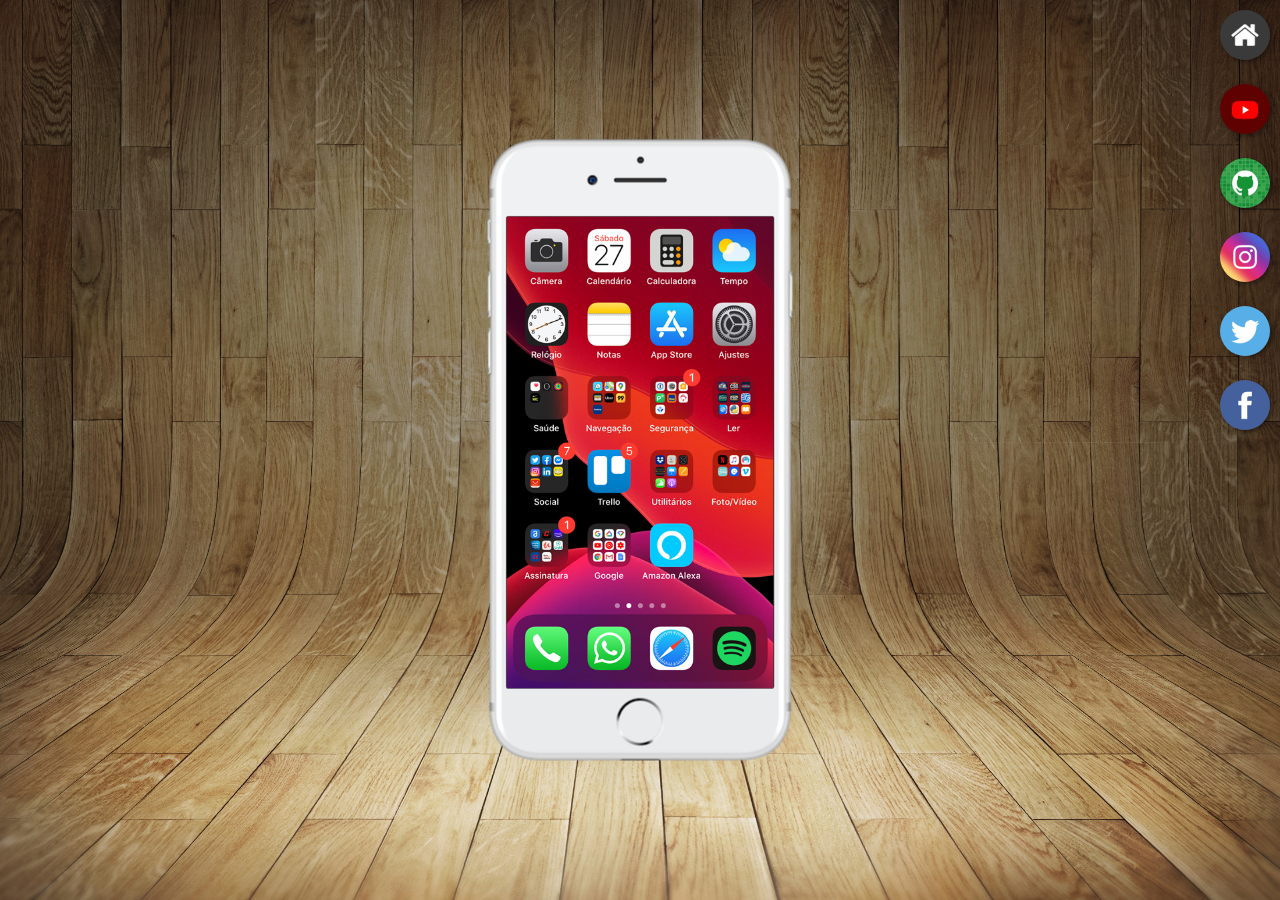
<file: index.html>
<!DOCTYPE html>
<html lang="pt-br">
<head>
    <meta charset="UTF-8">
    <meta name="viewport" content="width=device-width, initial-scale=1.0">
    <link rel="shortcut icon" href="favicon.ico" type="image/x-icon">
    <link rel="stylesheet" href="estilos/style.css">
    <title>Projeto Redes Sociais</title>
</head>
<body>
    <main>
        <section id="telefone">
          <iframe src="home.html" name="tela" id="tela" frameborder="0">
            Seu navegador não é compatível com isso.
          </iframe>  
          
        </section>
        <section id="redes-sociais">
             <a href="home.html" target="tela"><img src="imagens/logo-home.jpg" alt="Home"></a><br>
             <a href="youtube.html" target="tela"><img src="imagens/logo-youtube.jpg" alt="Youtube"></a><br>  
             <a href="github.html" target="tela"><img src="imagens/logo-github.jpg" alt="Github"></a><br>  
             <a href="instagram.html" target="tela"><img src="imagens/logo-instagram.jpg" alt="Instagram"></a><br>  
             <a href="twitter.html" target="tela"><img src="imagens/logo-twitter.jpg" alt="Twitter"></a><br>  
             <a href="facebook.html" target="tela"><img src="imagens/logo-facebook.jpg" alt="Facebook"></a>     
            </section>
    </main>
</body>
</html>
</file>
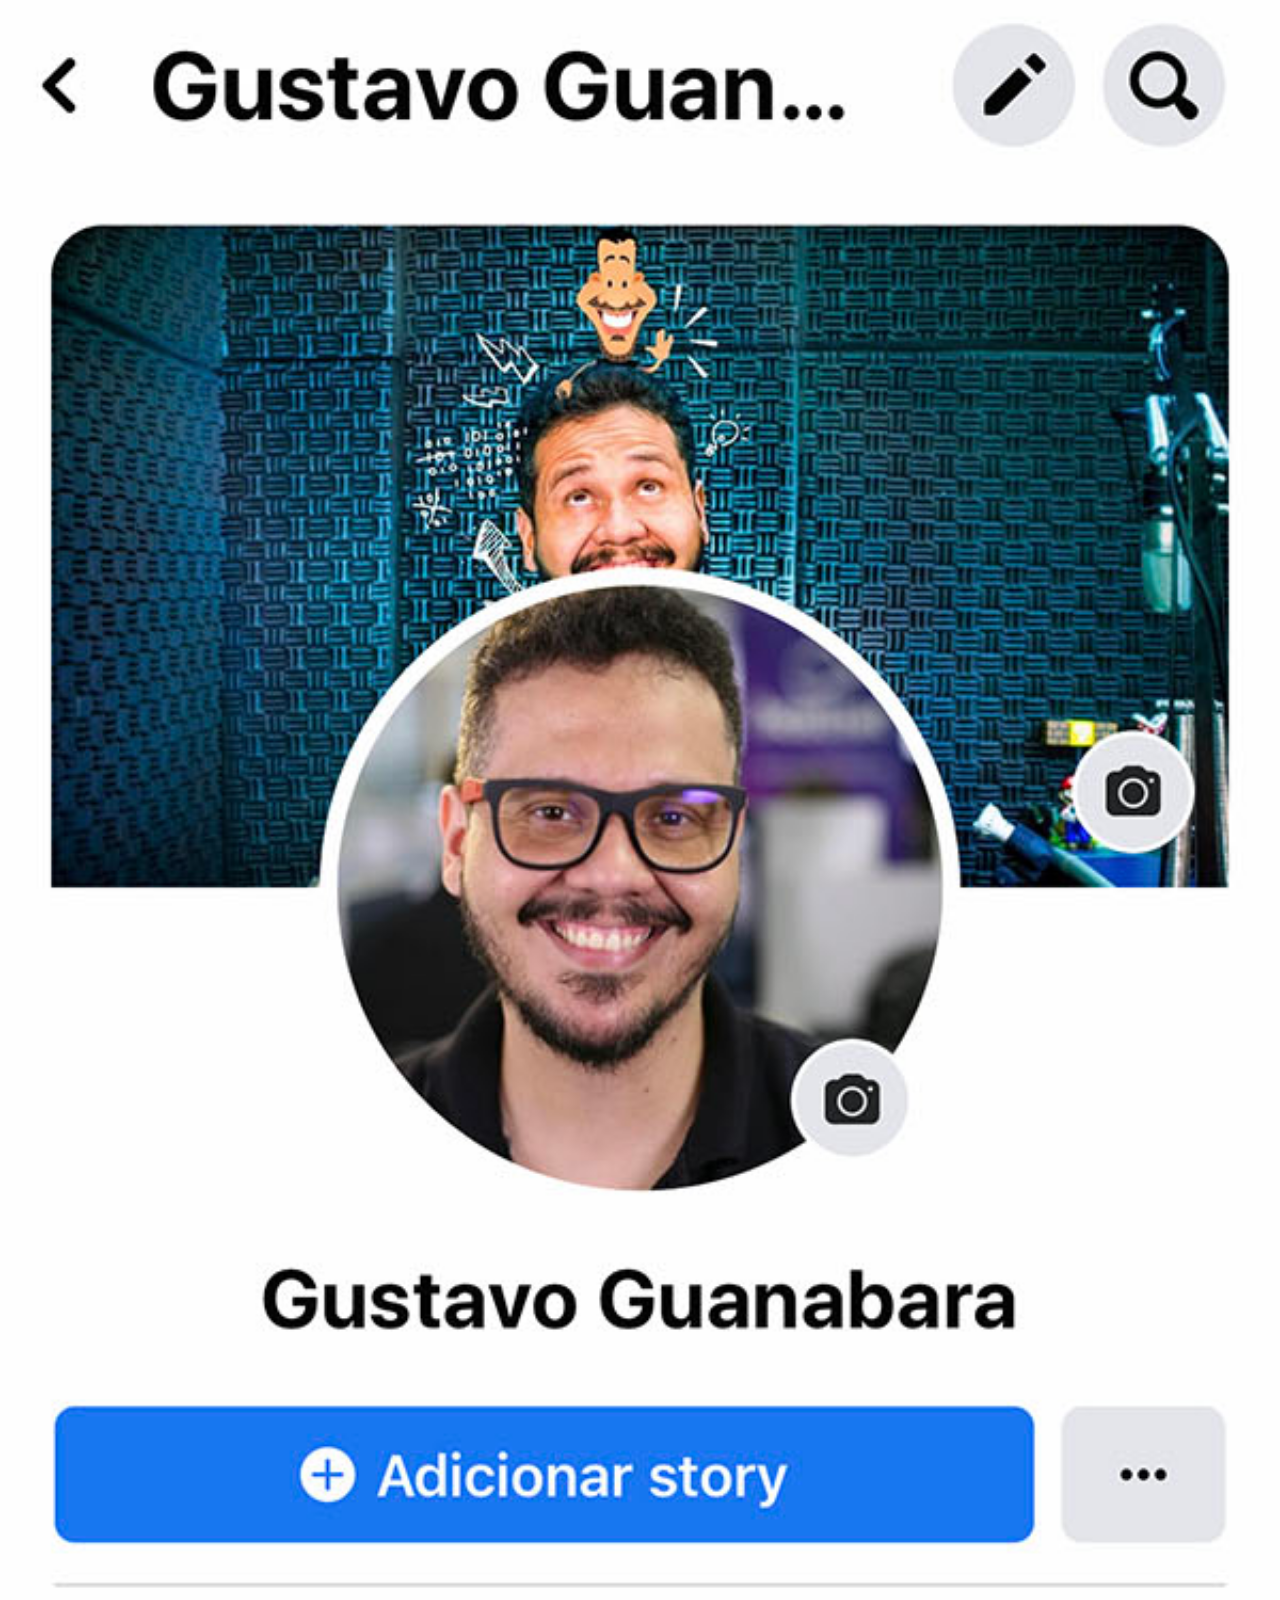
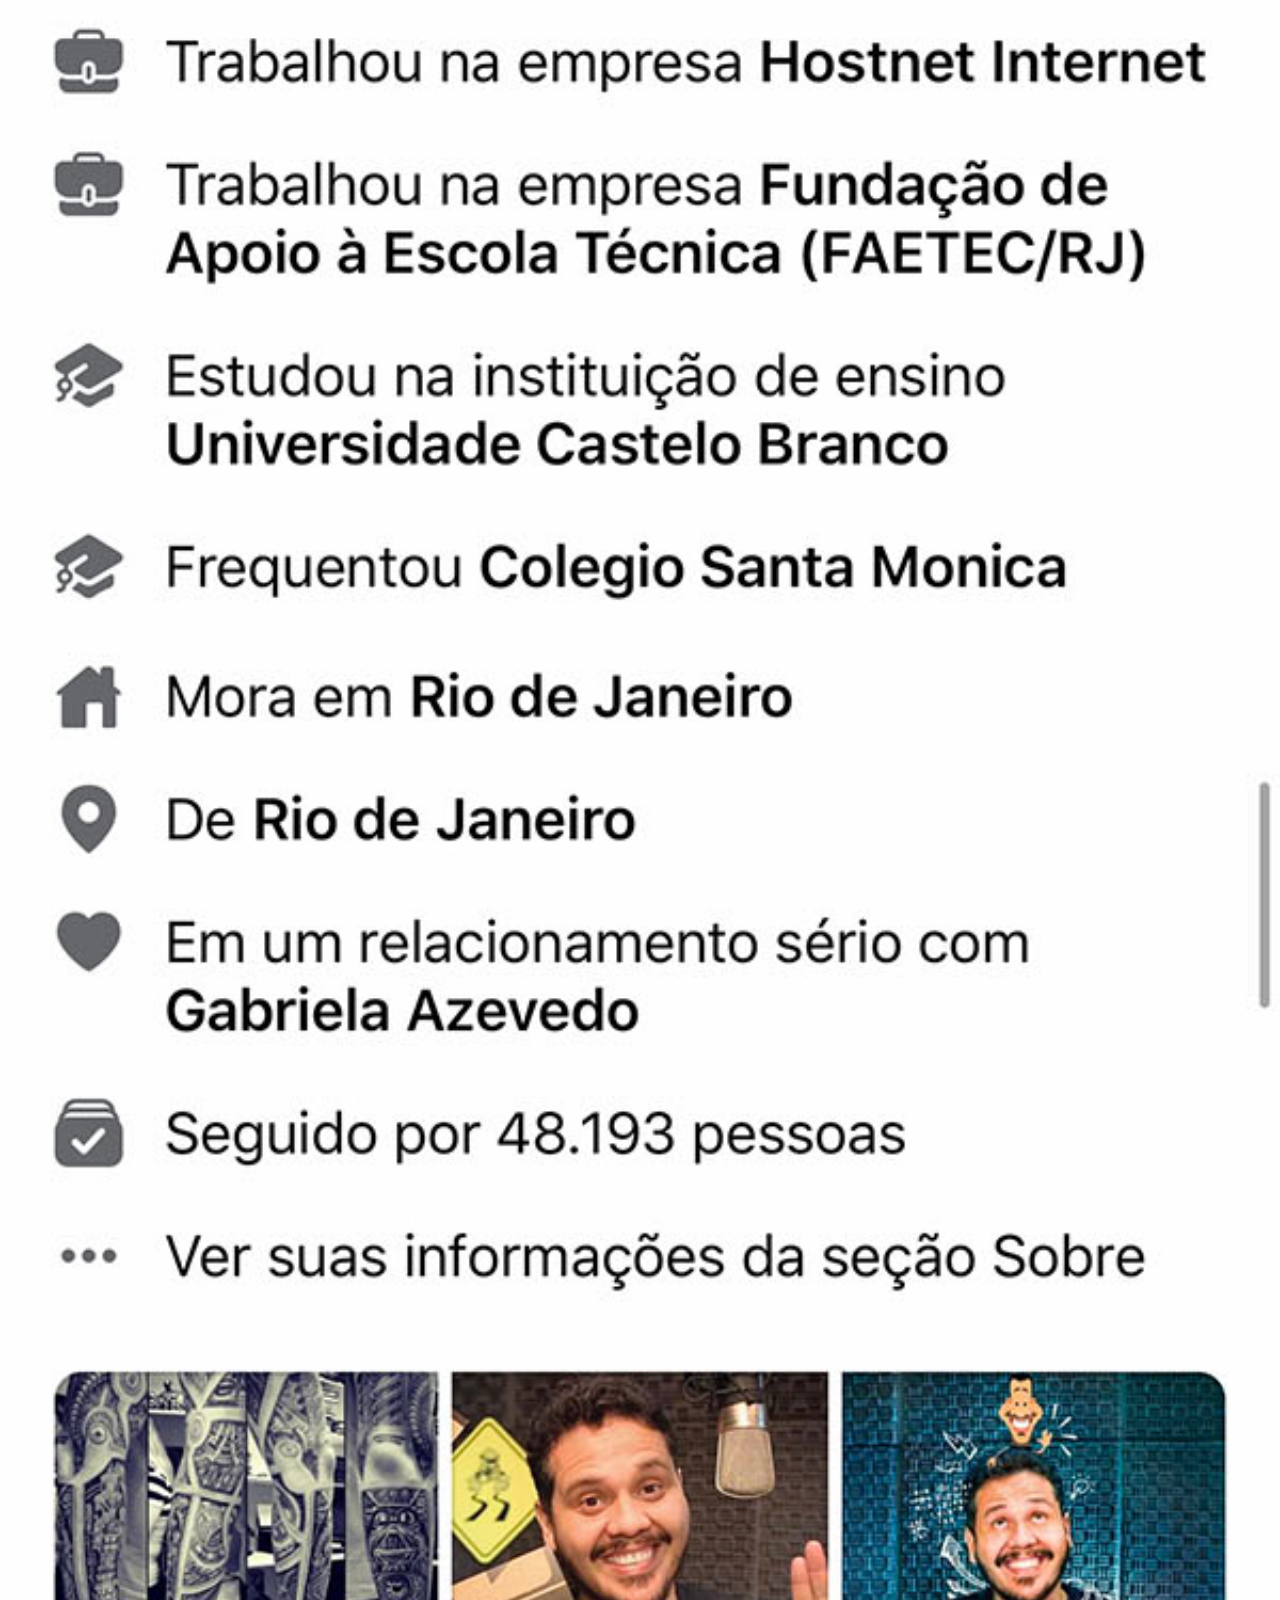
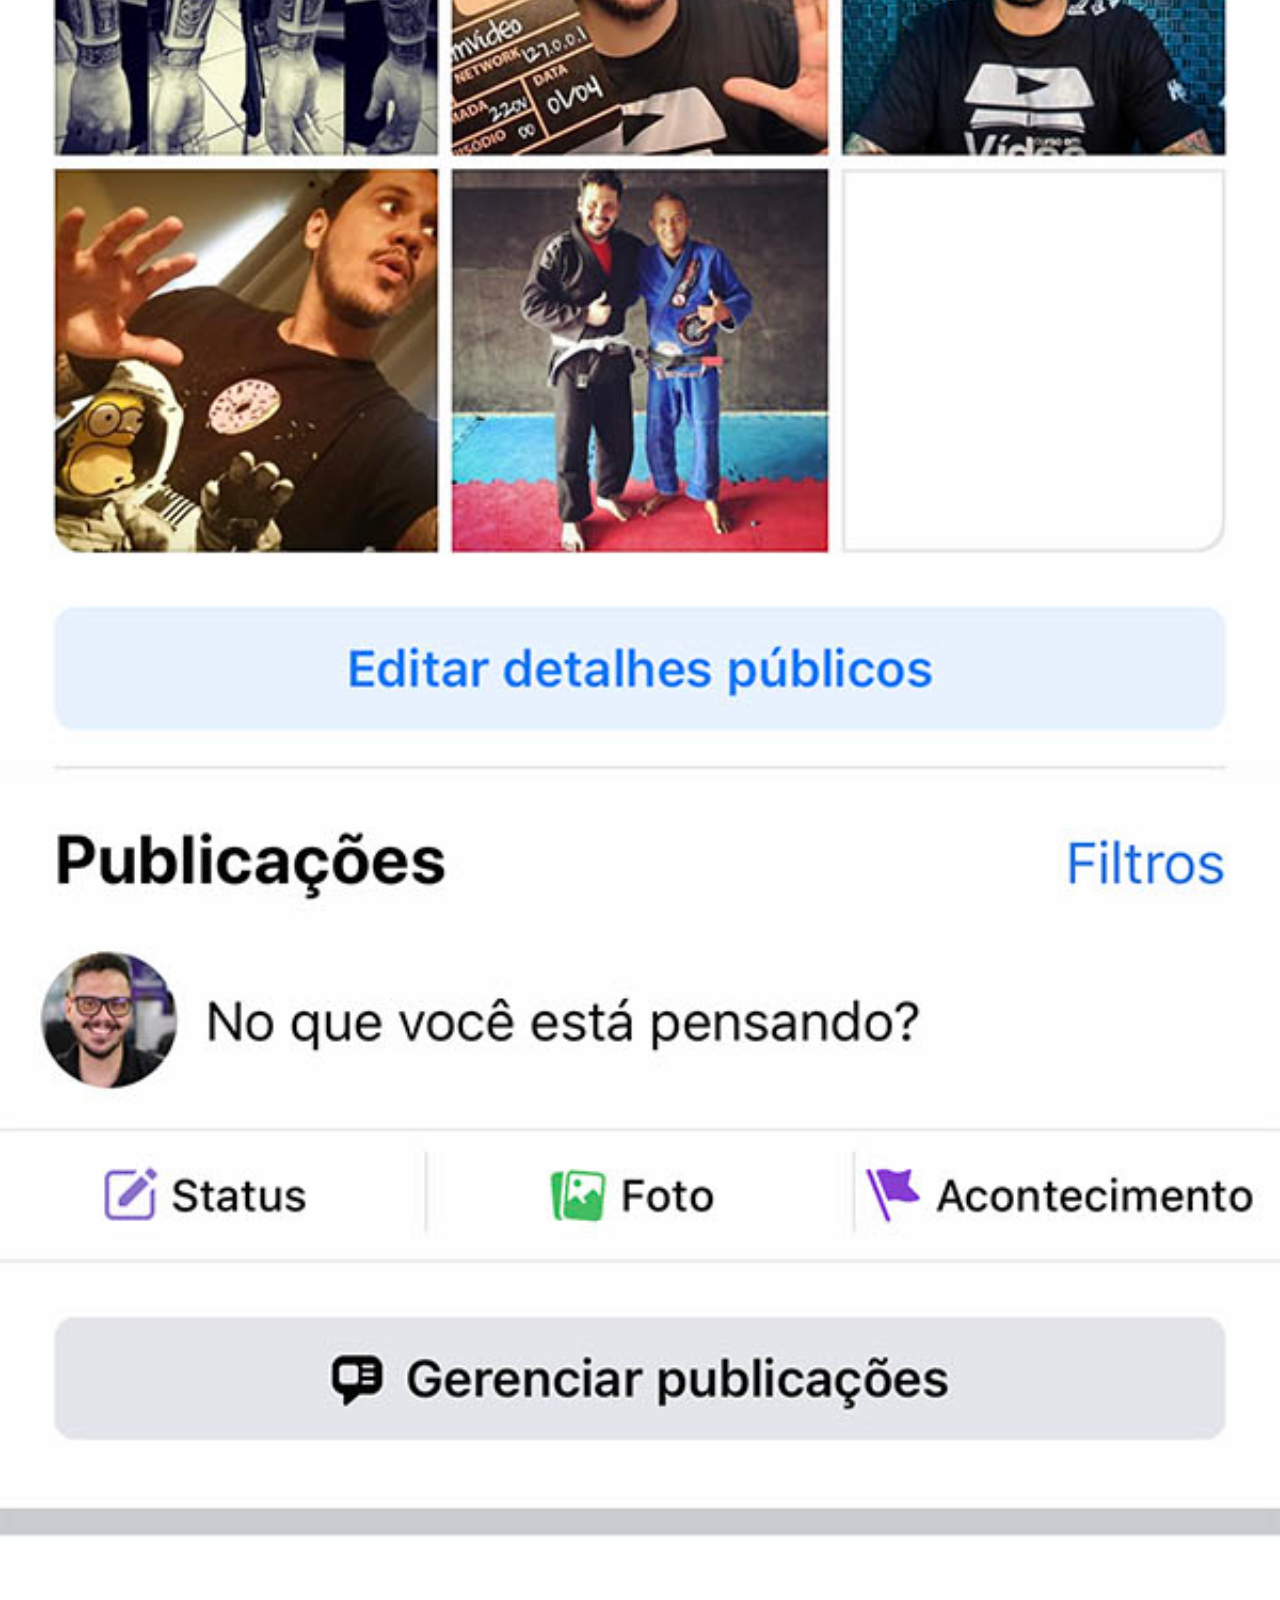
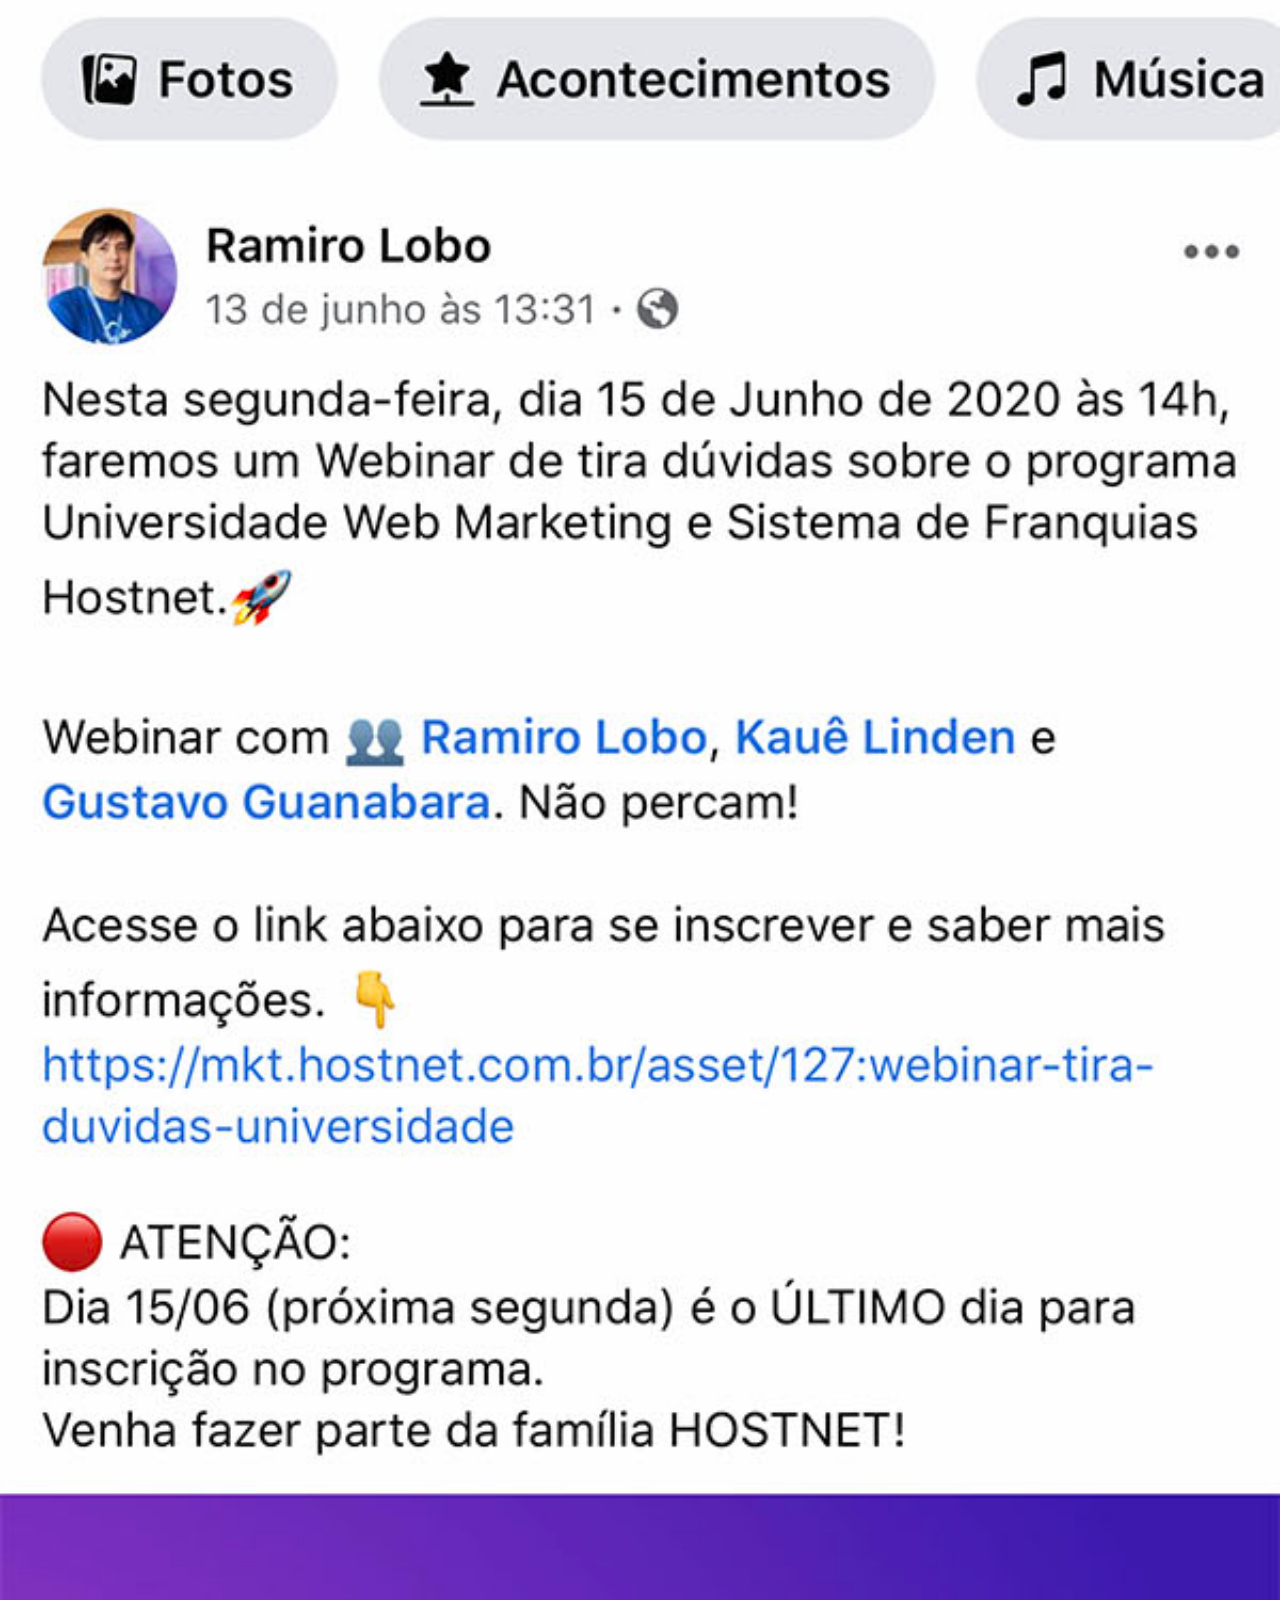
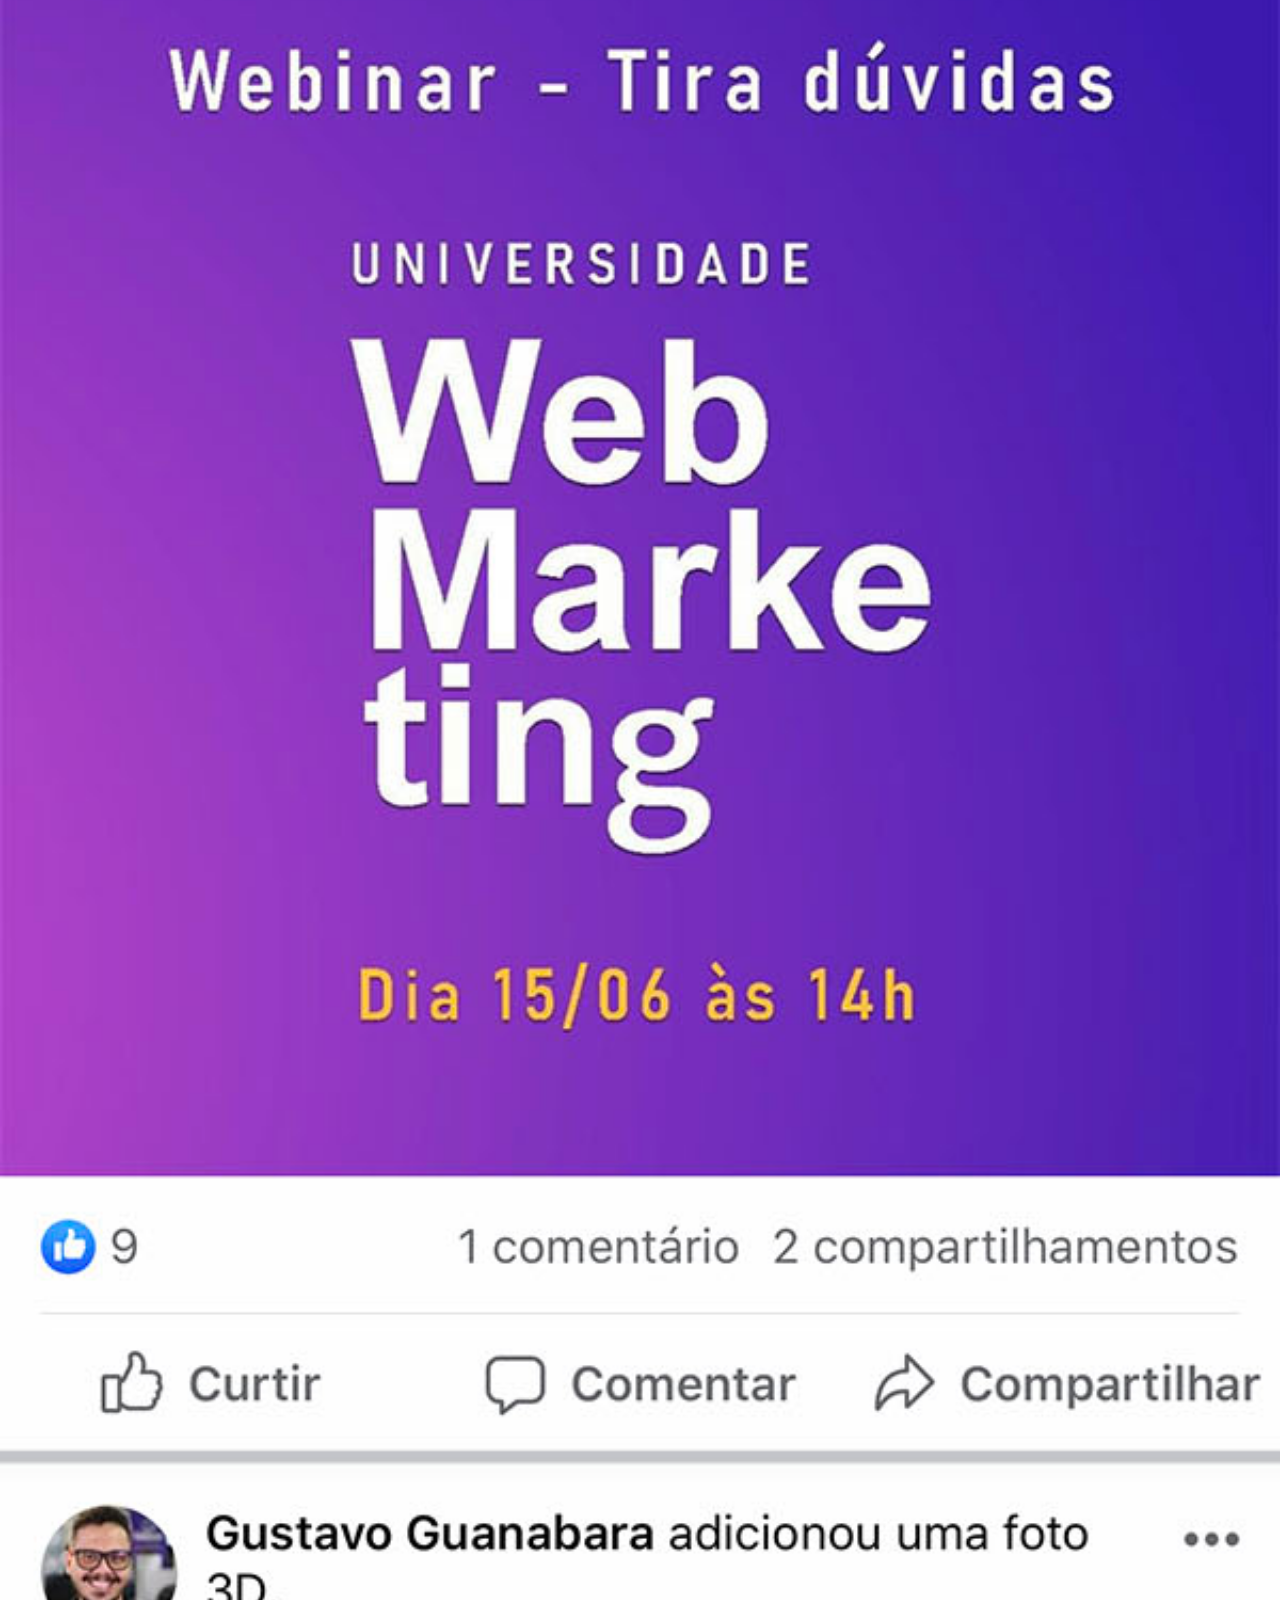
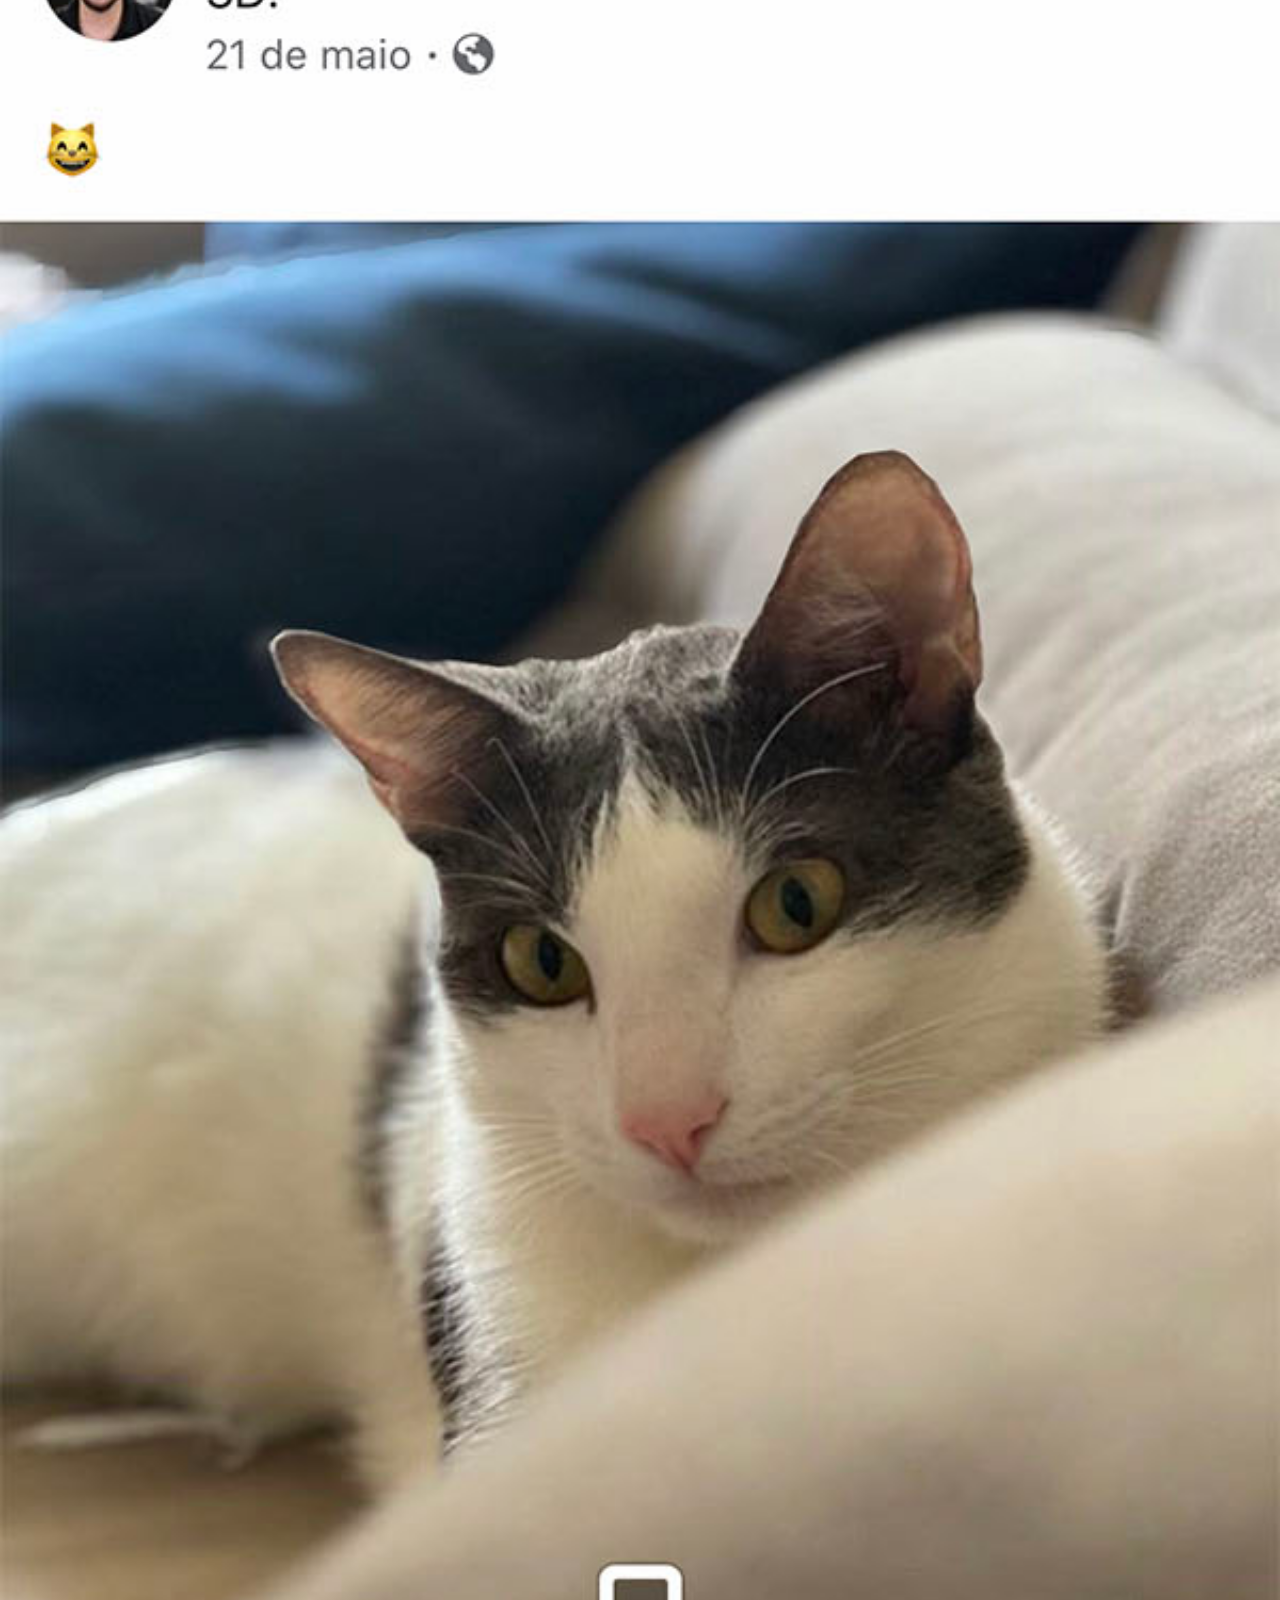
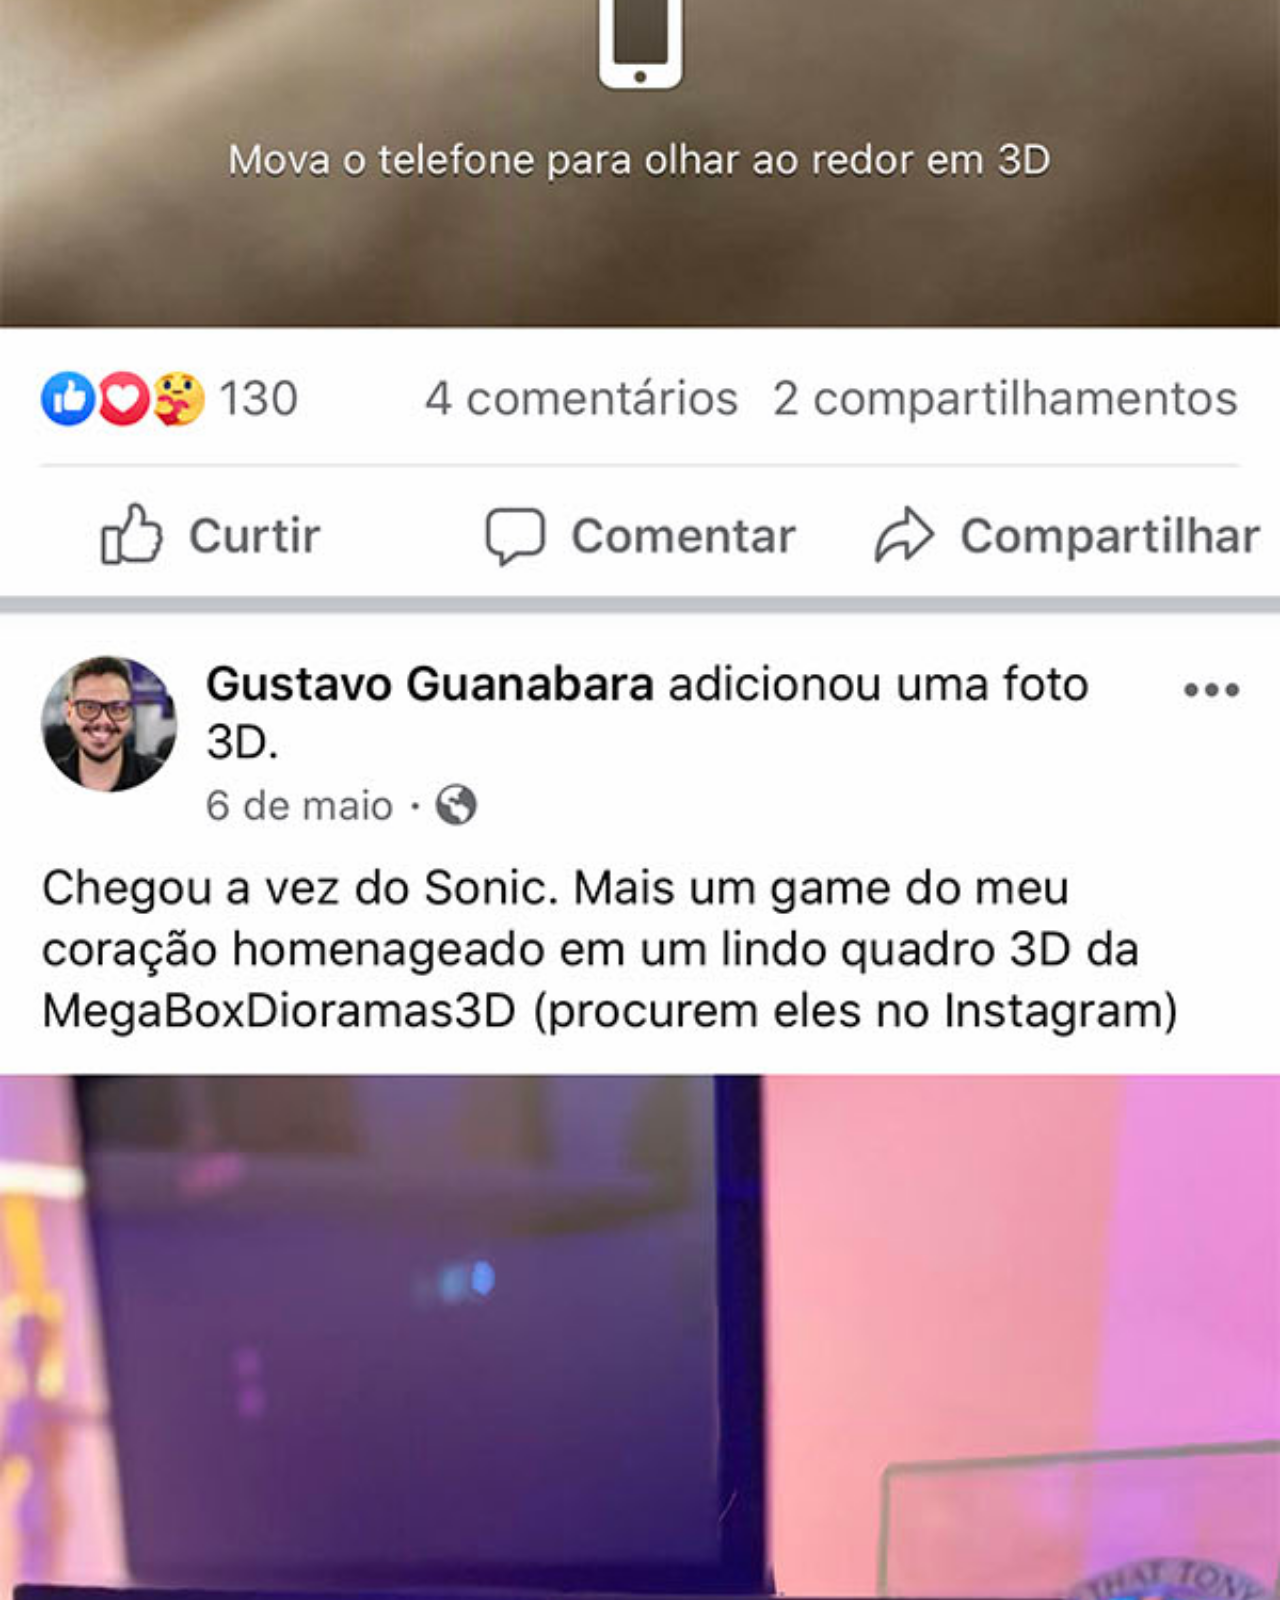
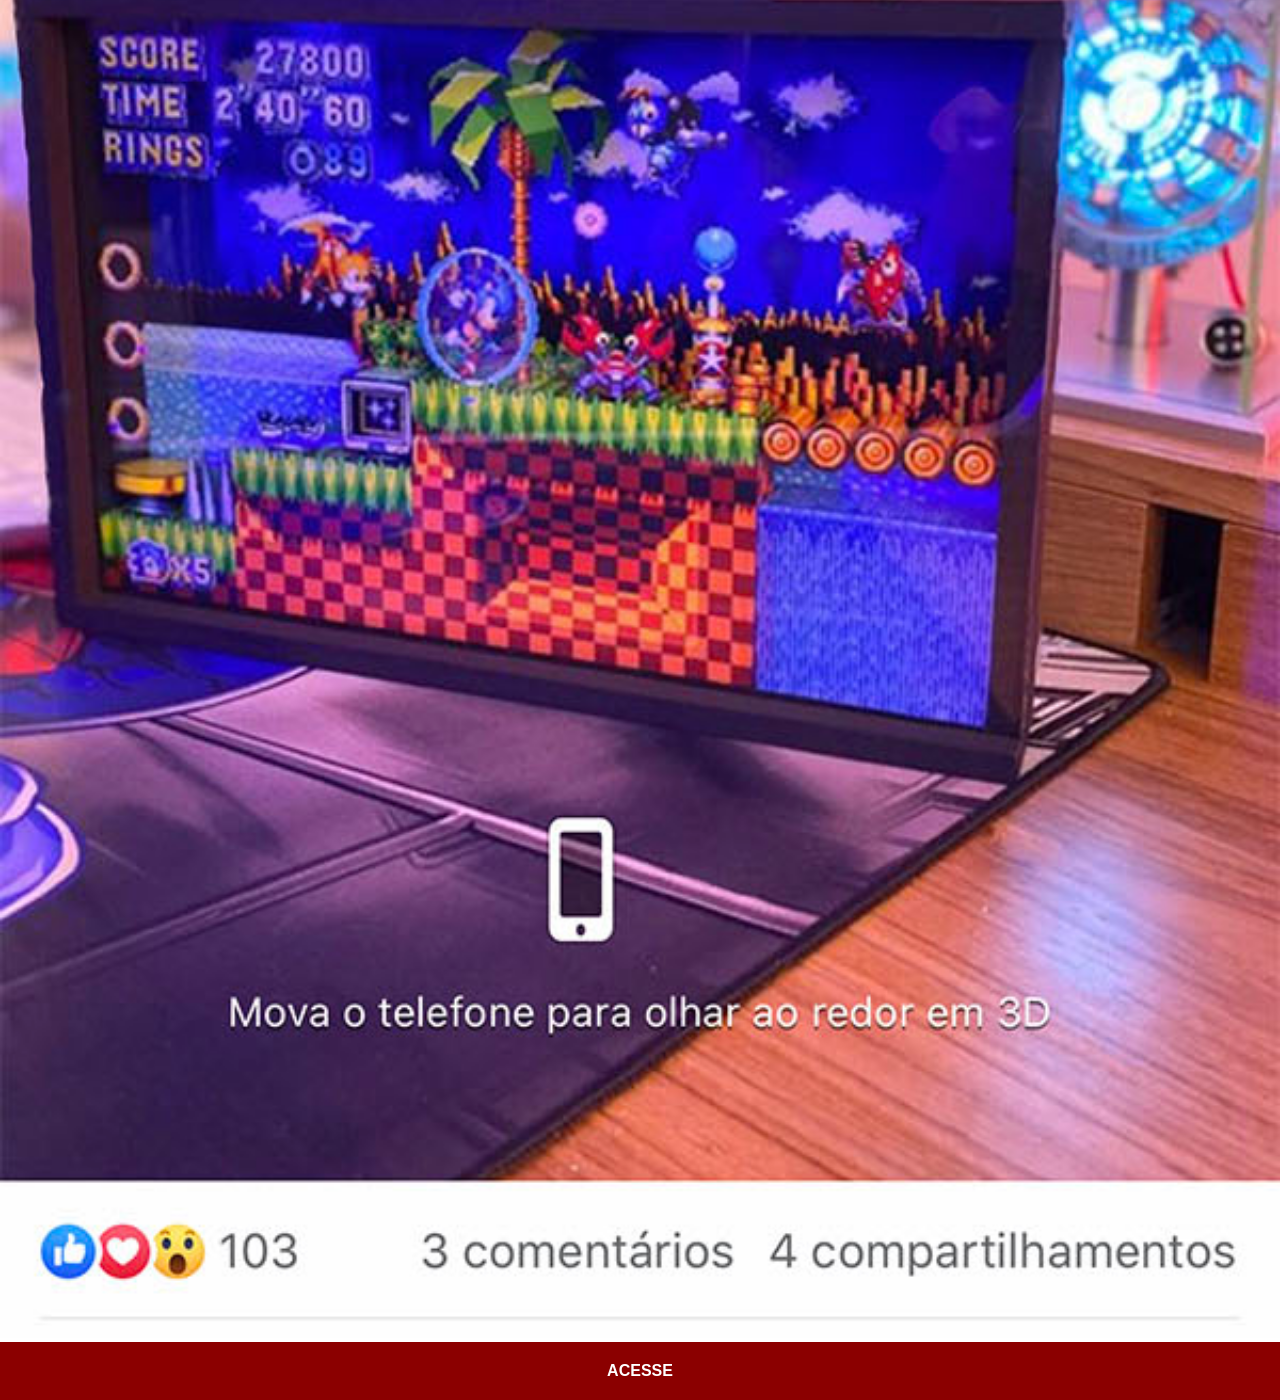
<file: facebook.html>
<!DOCTYPE html>
<html lang="pt-br">
<head>
    <meta charset="UTF-8">
    <meta name="viewport" content="width=device-width, initial-scale=1.0">
    <title>Facebook</title>
    <link rel="stylesheet" href="estilos/social.css">
</head>
<body>
    <img src="imagens/tela-facebook.jpg" alt="Facebook">
    <a href="https://www.facebook.com/gustavoguanabara" target="_blank">ACESSE</a>
</body>
</html>
</file>
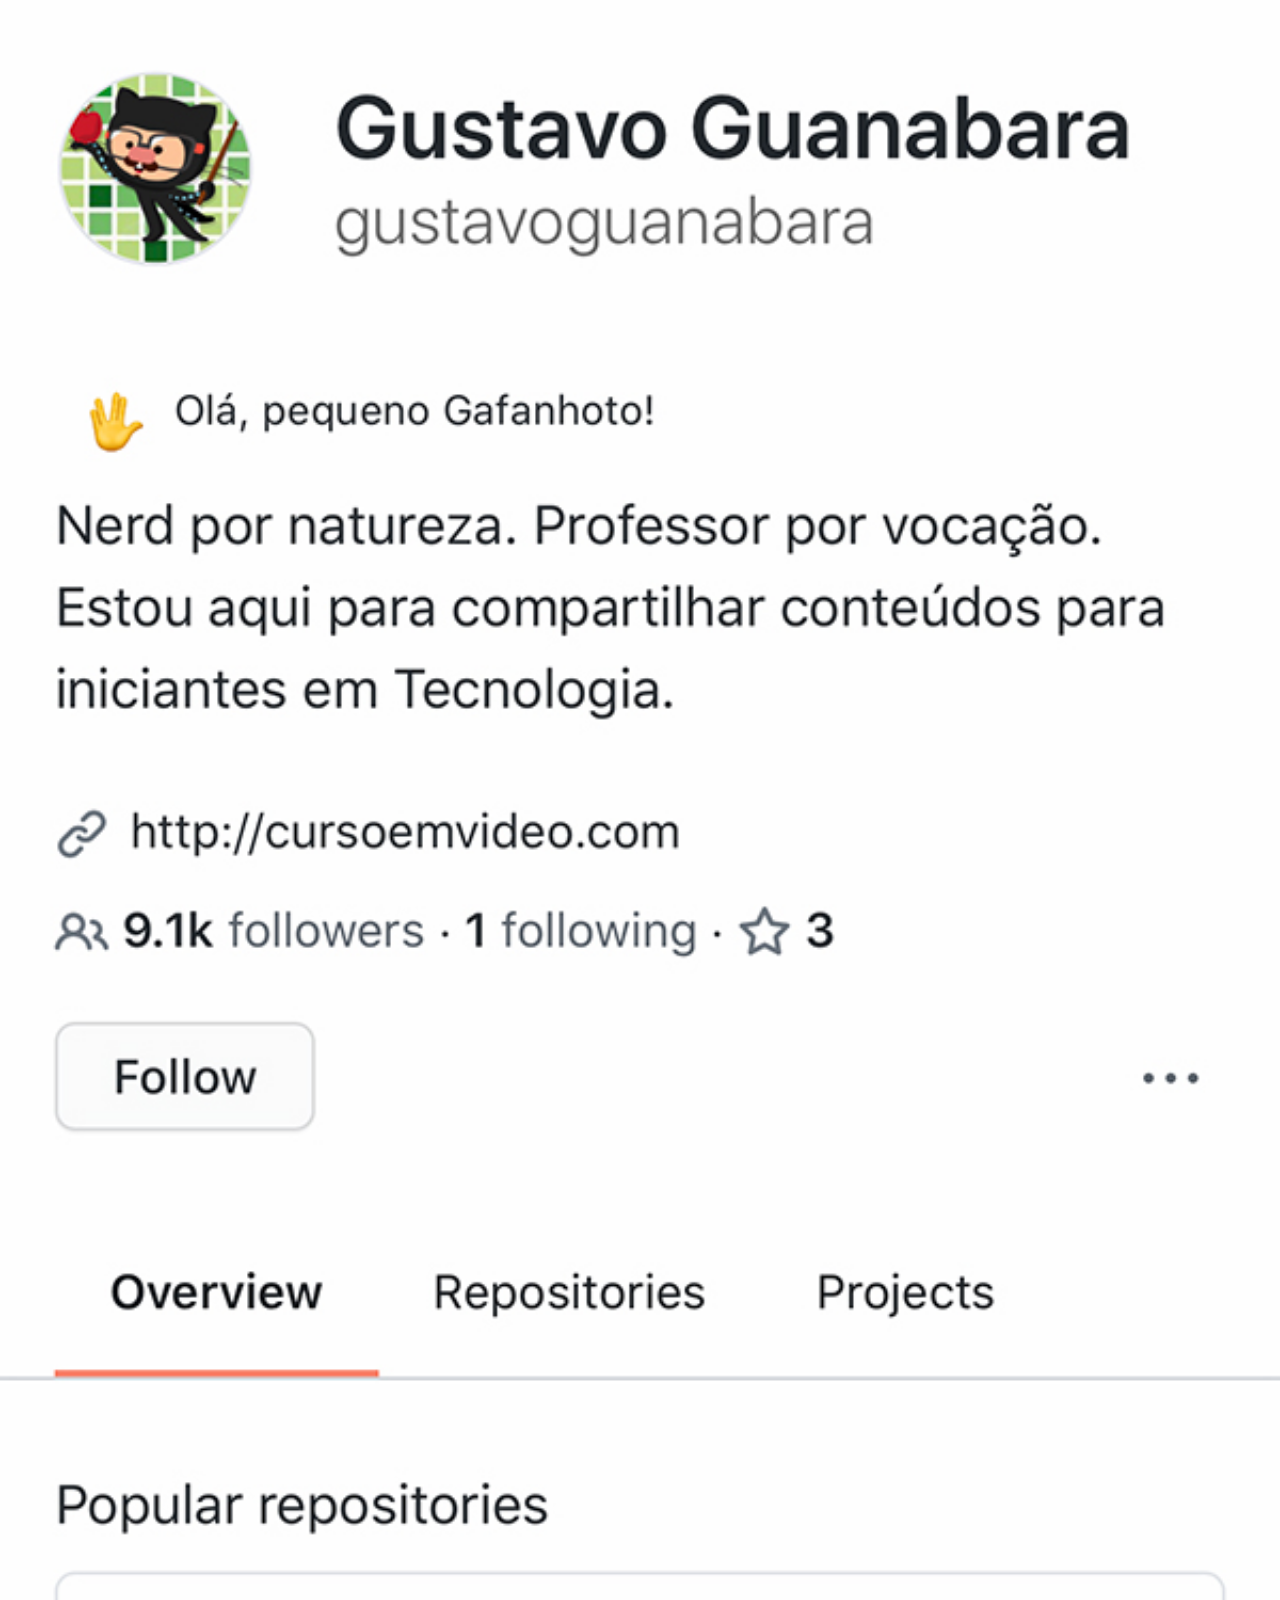
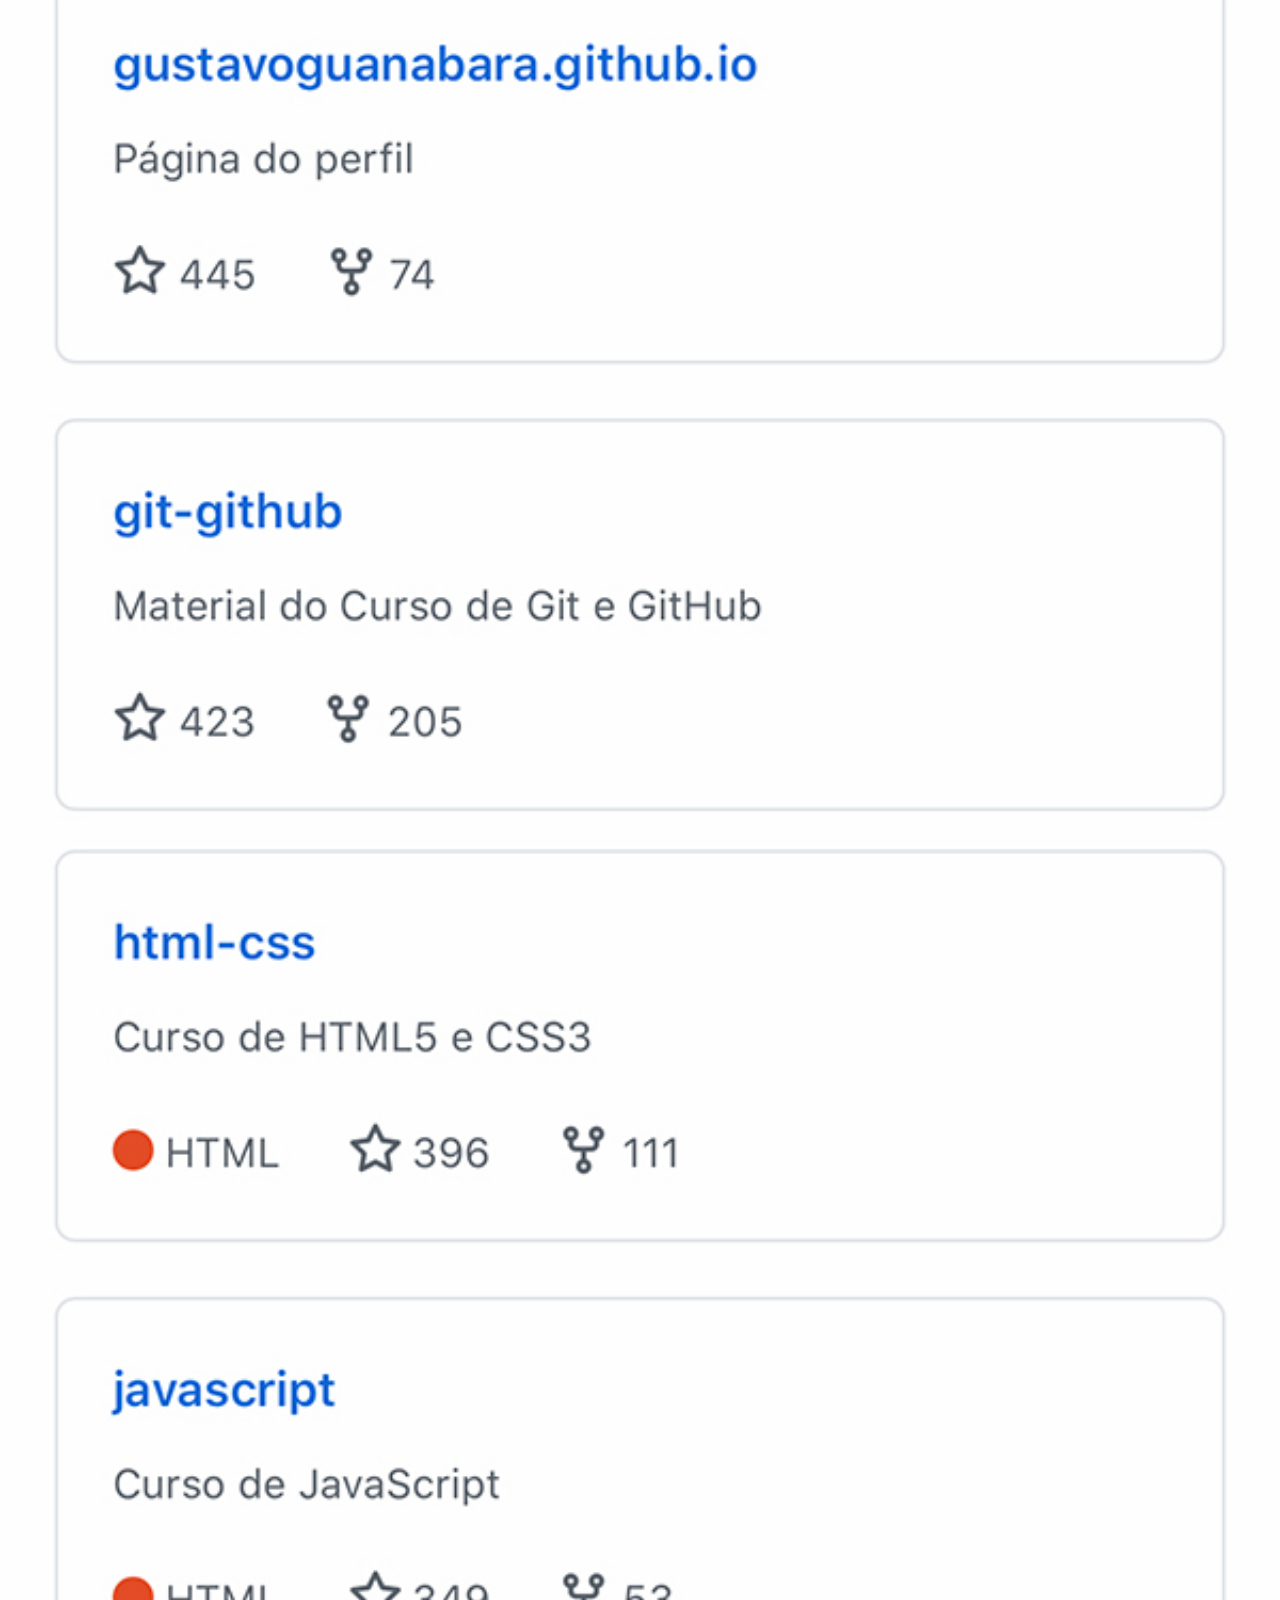
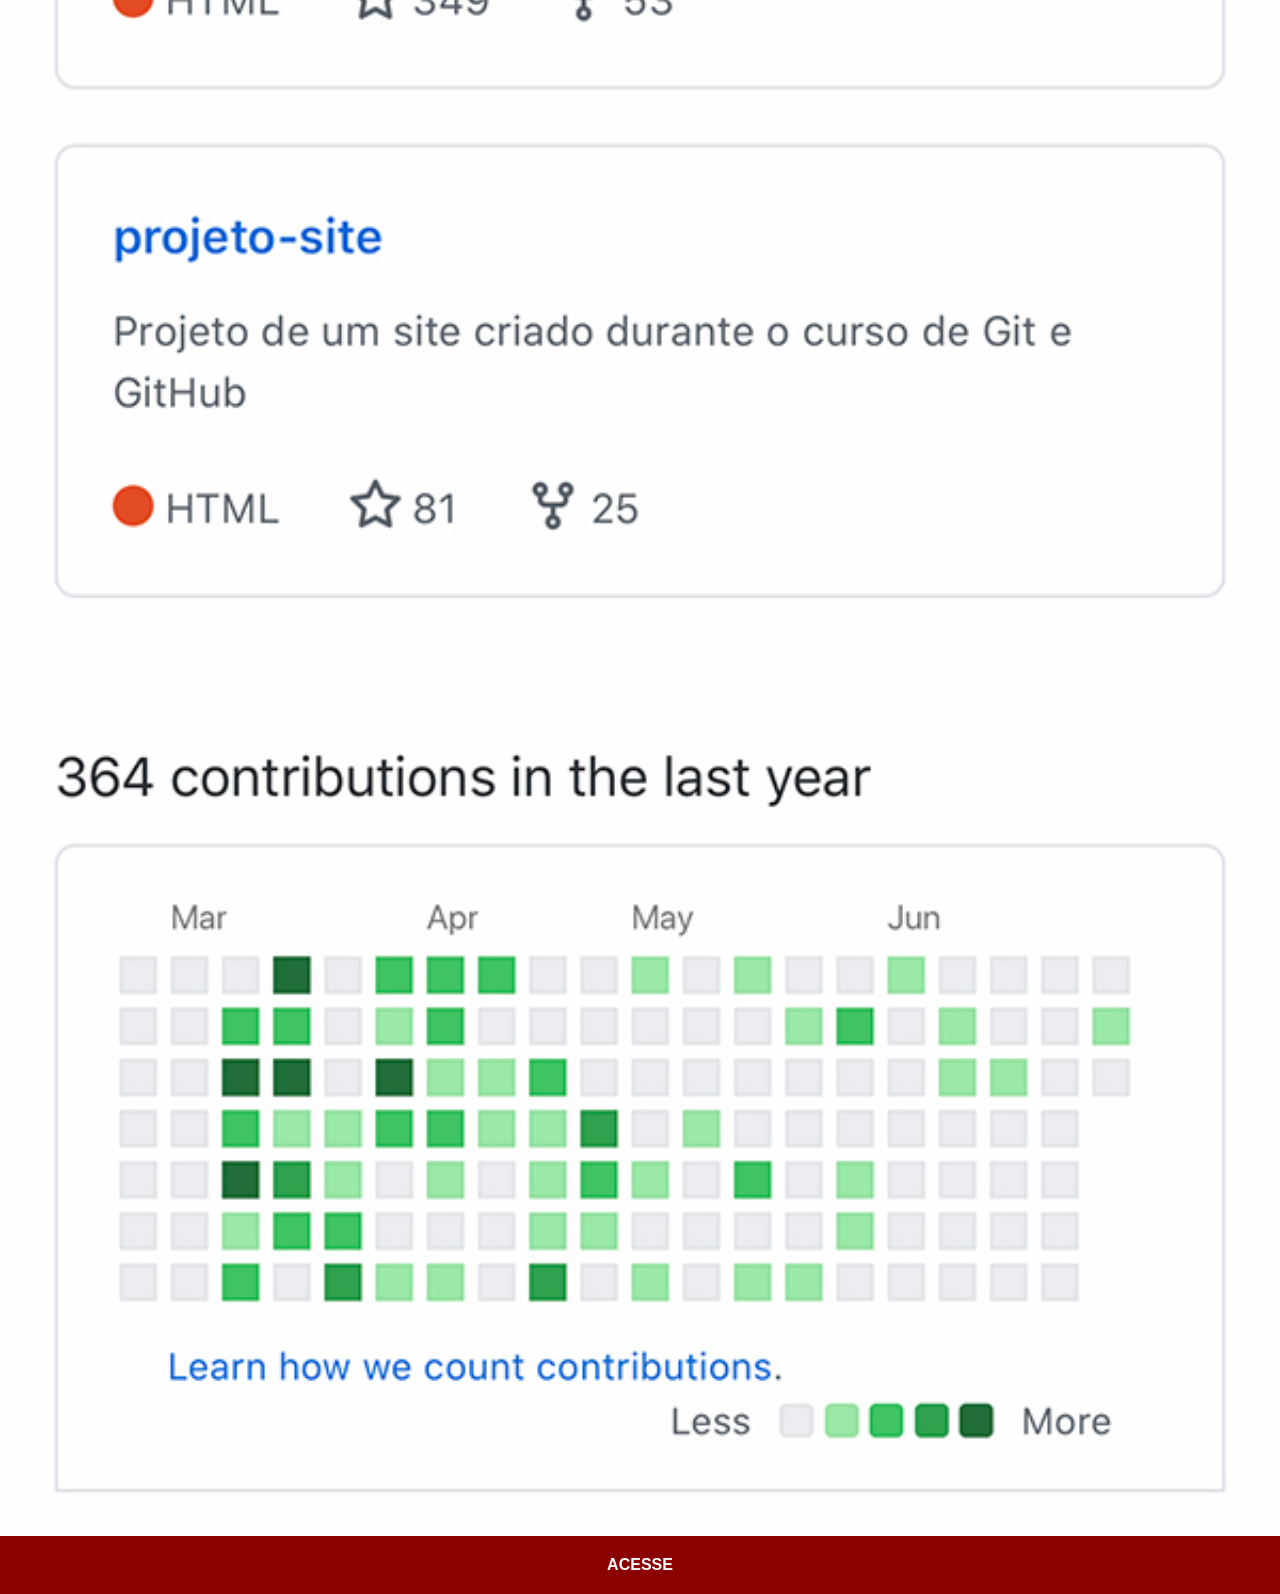
<file: github.html>
<!DOCTYPE html>
<html lang="pt-br">
<head>
    <meta charset="UTF-8">
    <meta name="viewport" content="width=device-width, initial-scale=1.0">
    <title>Github</title>
    <link rel="stylesheet" href="estilos/social.css">
</head>
<body>
    <img src="imagens/tela-github.jpg" alt="Github">
    <a href="https://github.com/gustavoguanabara" target="_blank">ACESSE</a>
</body>
</html>
</file>
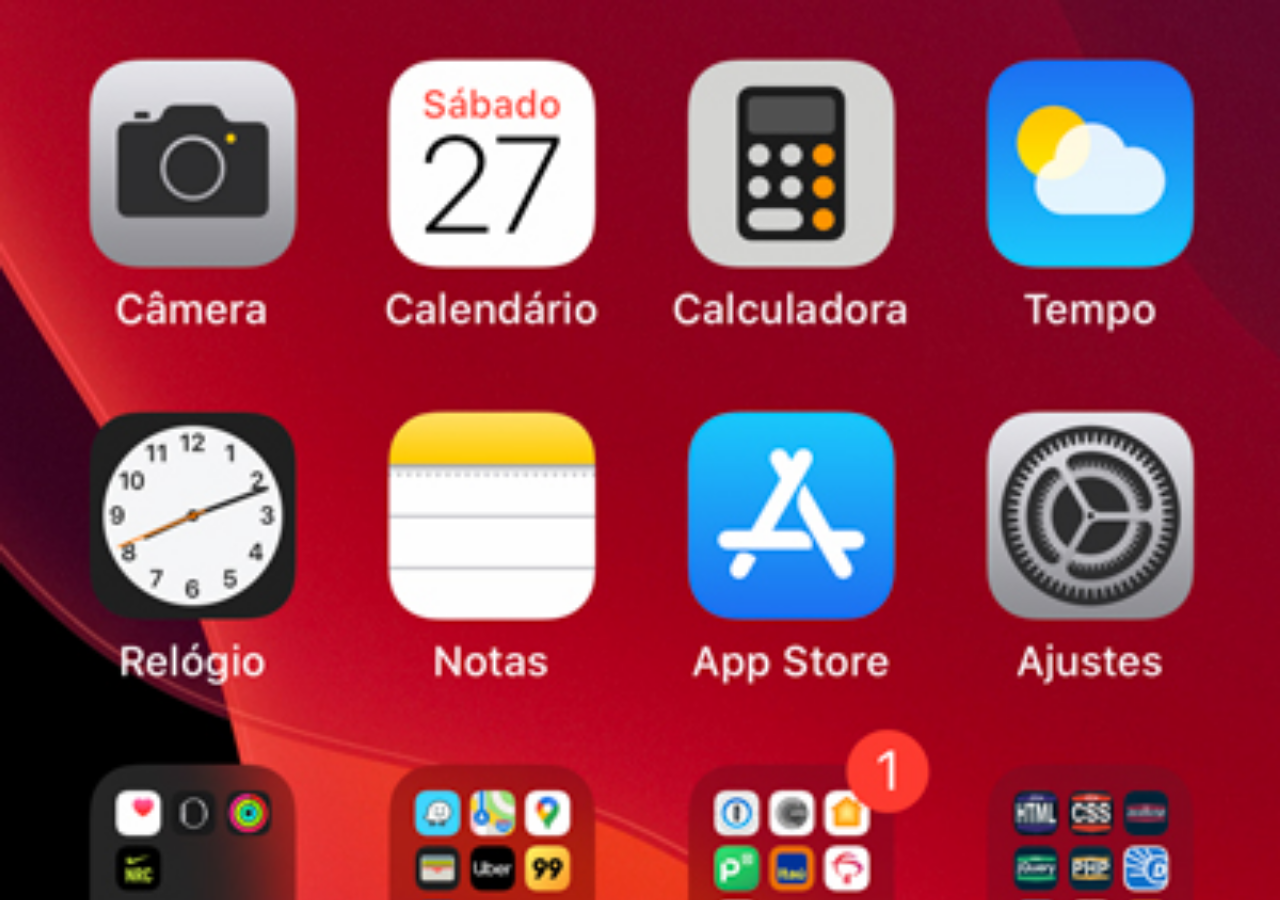
<file: home.html>
<!DOCTYPE html>
<html lang="pt-br">
<head>
    <meta charset="UTF-8">
    <meta name="viewport" content="width=device-width, initial-scale=1.0">
    <title>Home</title>
</head>
<style>
    * {
        margin: 0px;
        padding: 0px;
    }

    body {
        width: 100vw;
        height: 100vh;
        background: black url('imagens/tela-home.jpg') no-repeat top center;
        background-size: cover;
    }
</style>
<body>
    
</body>
</html>
</file>
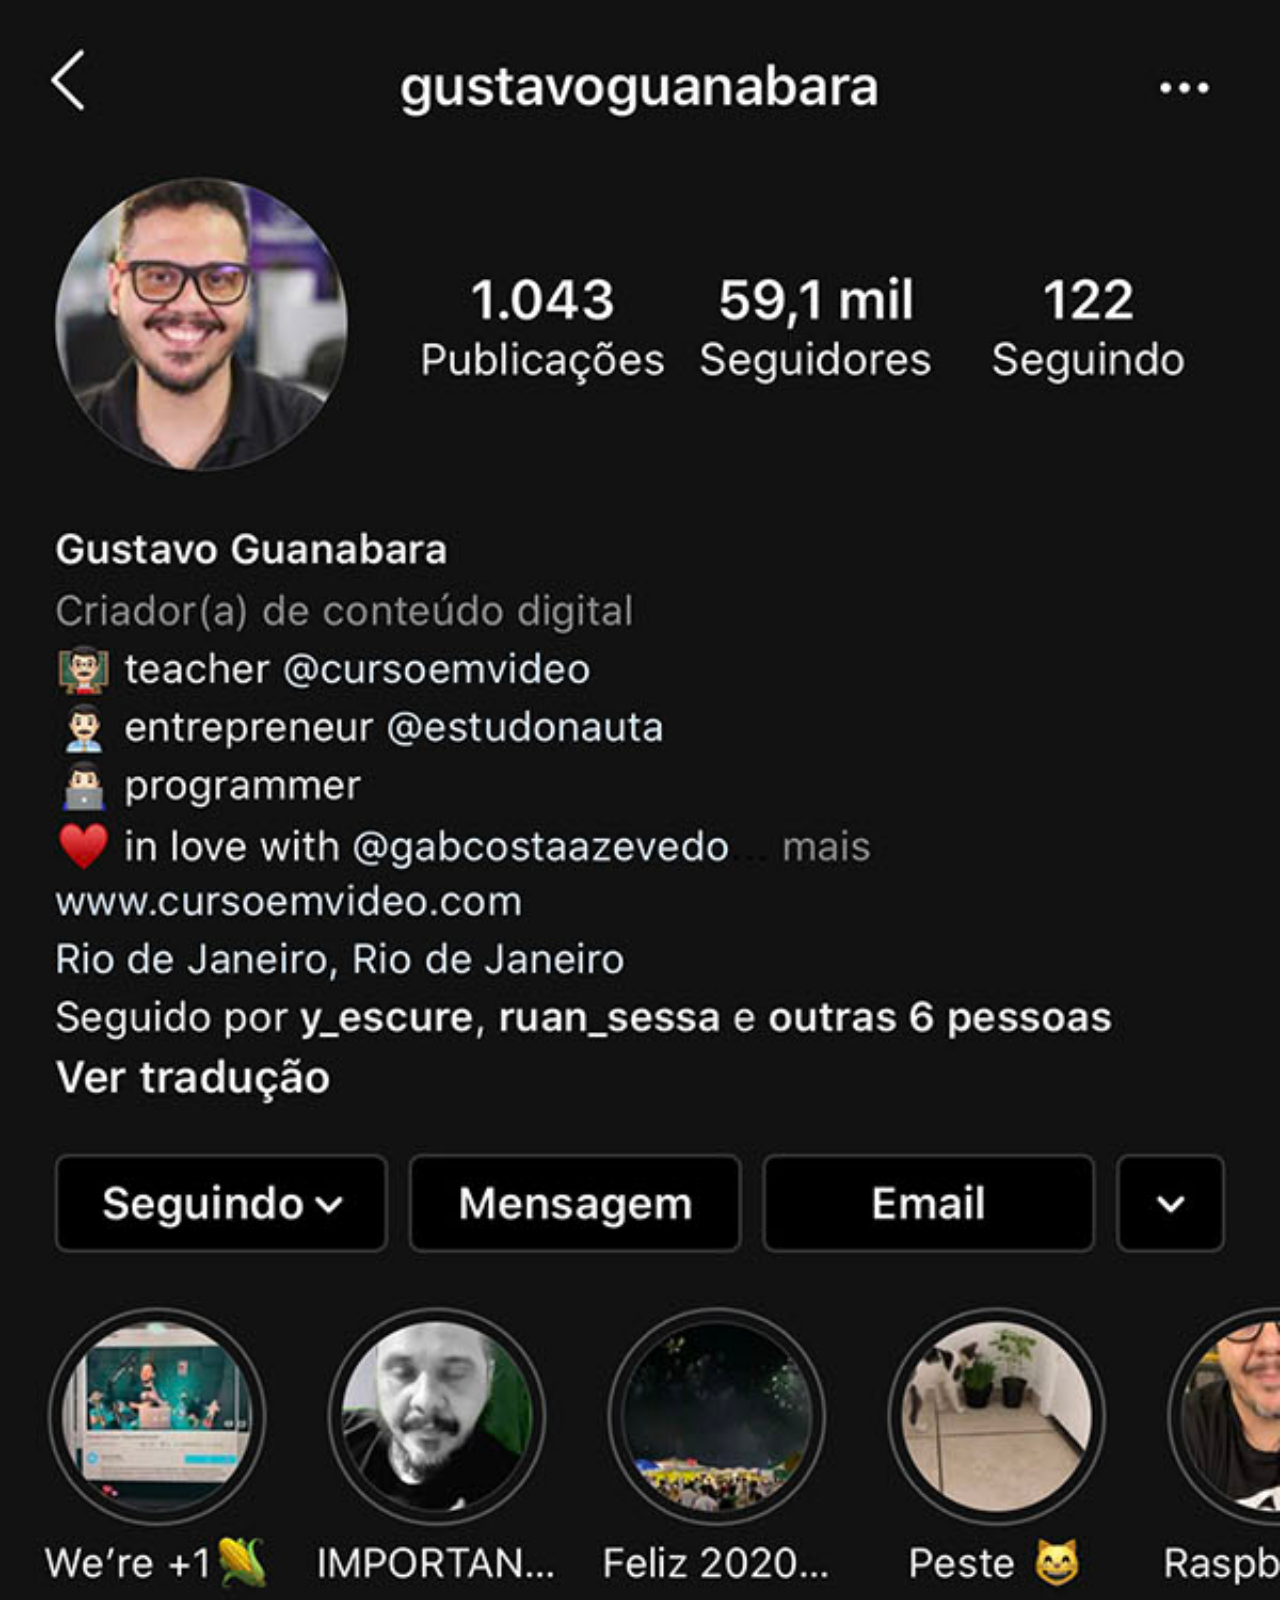
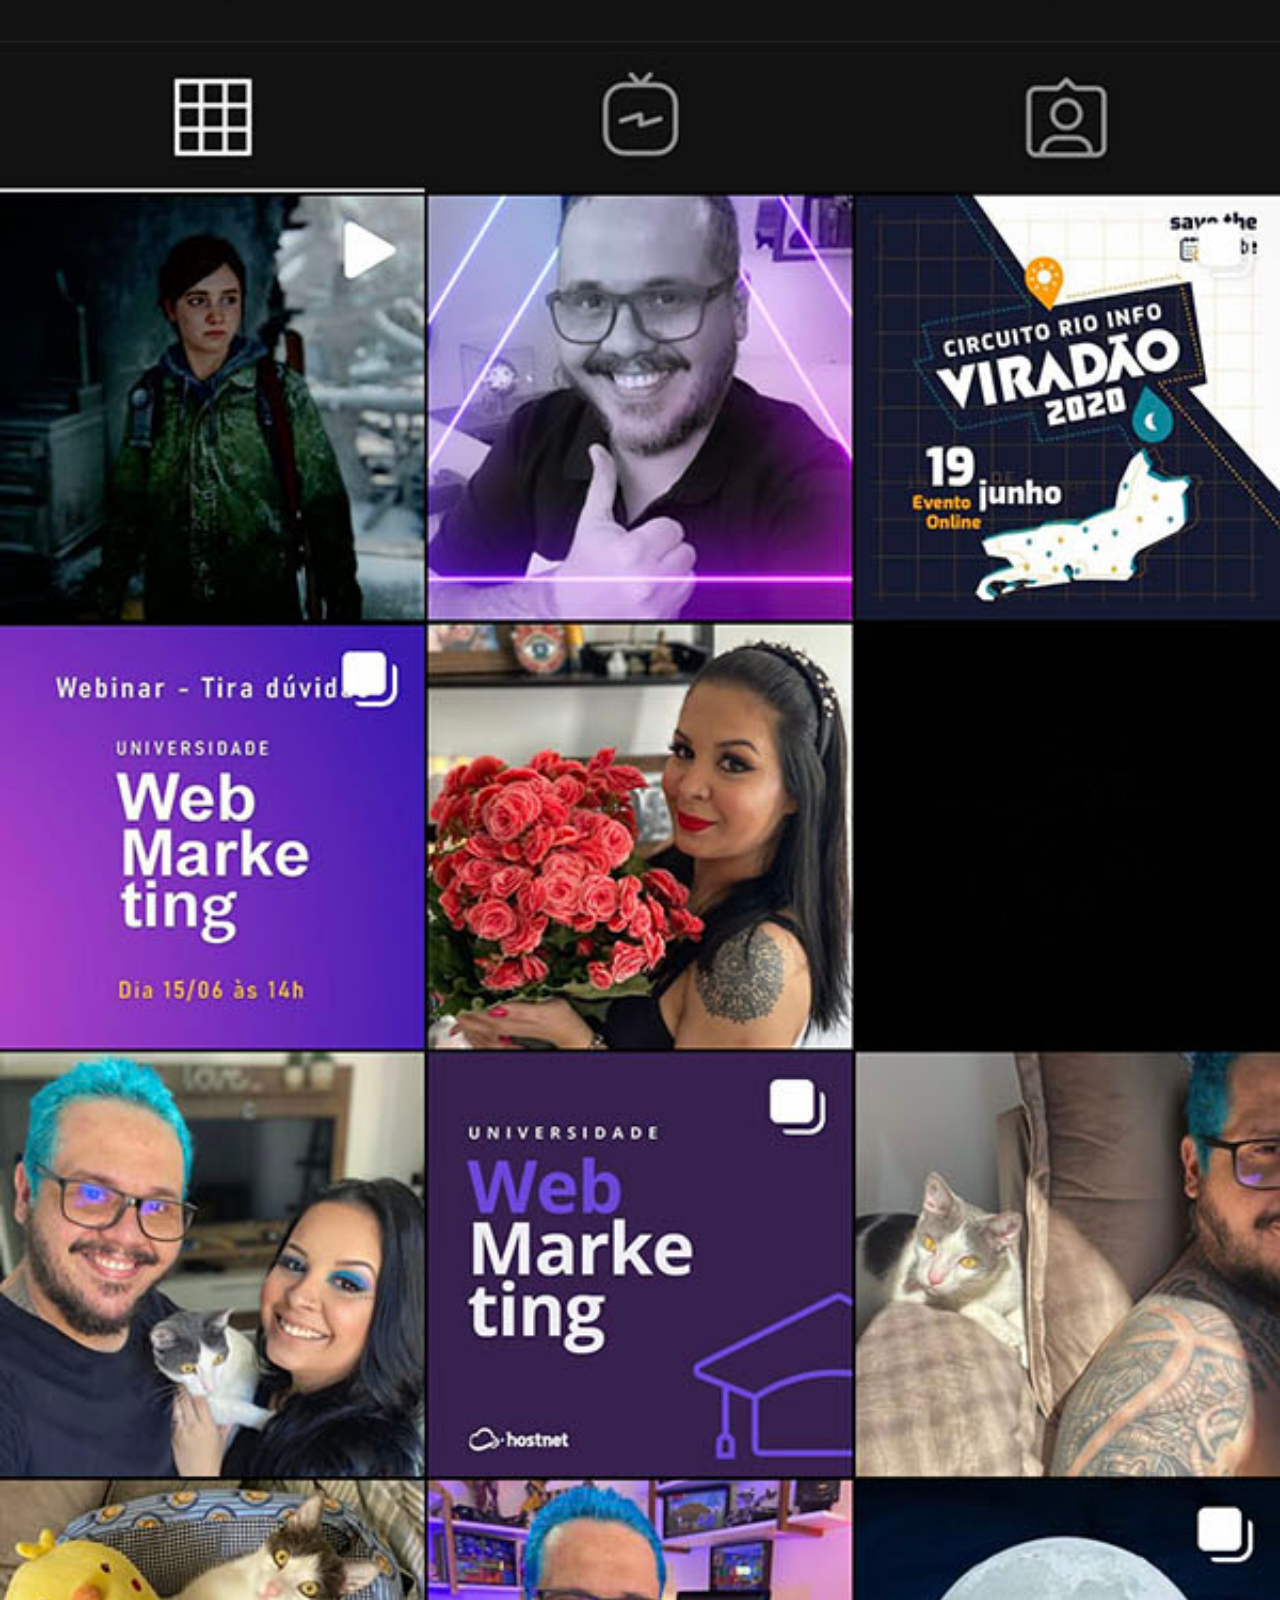
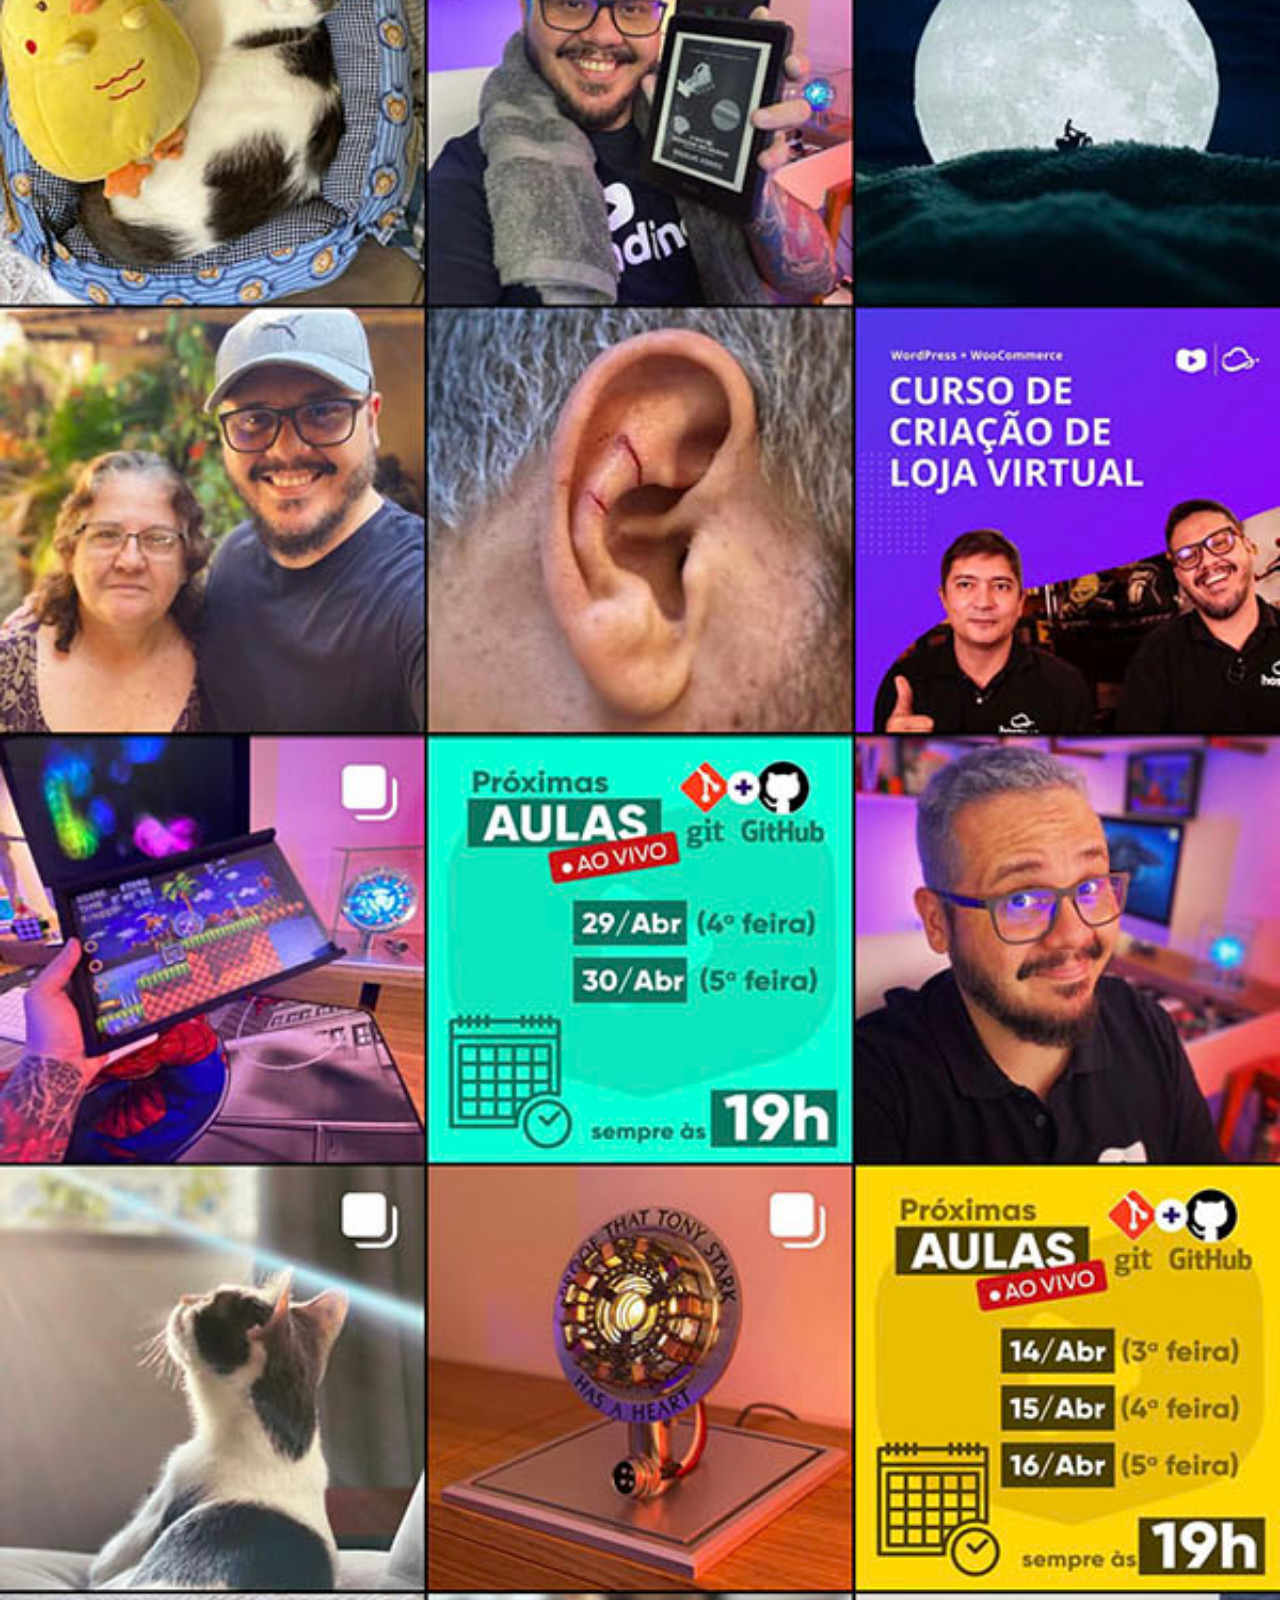
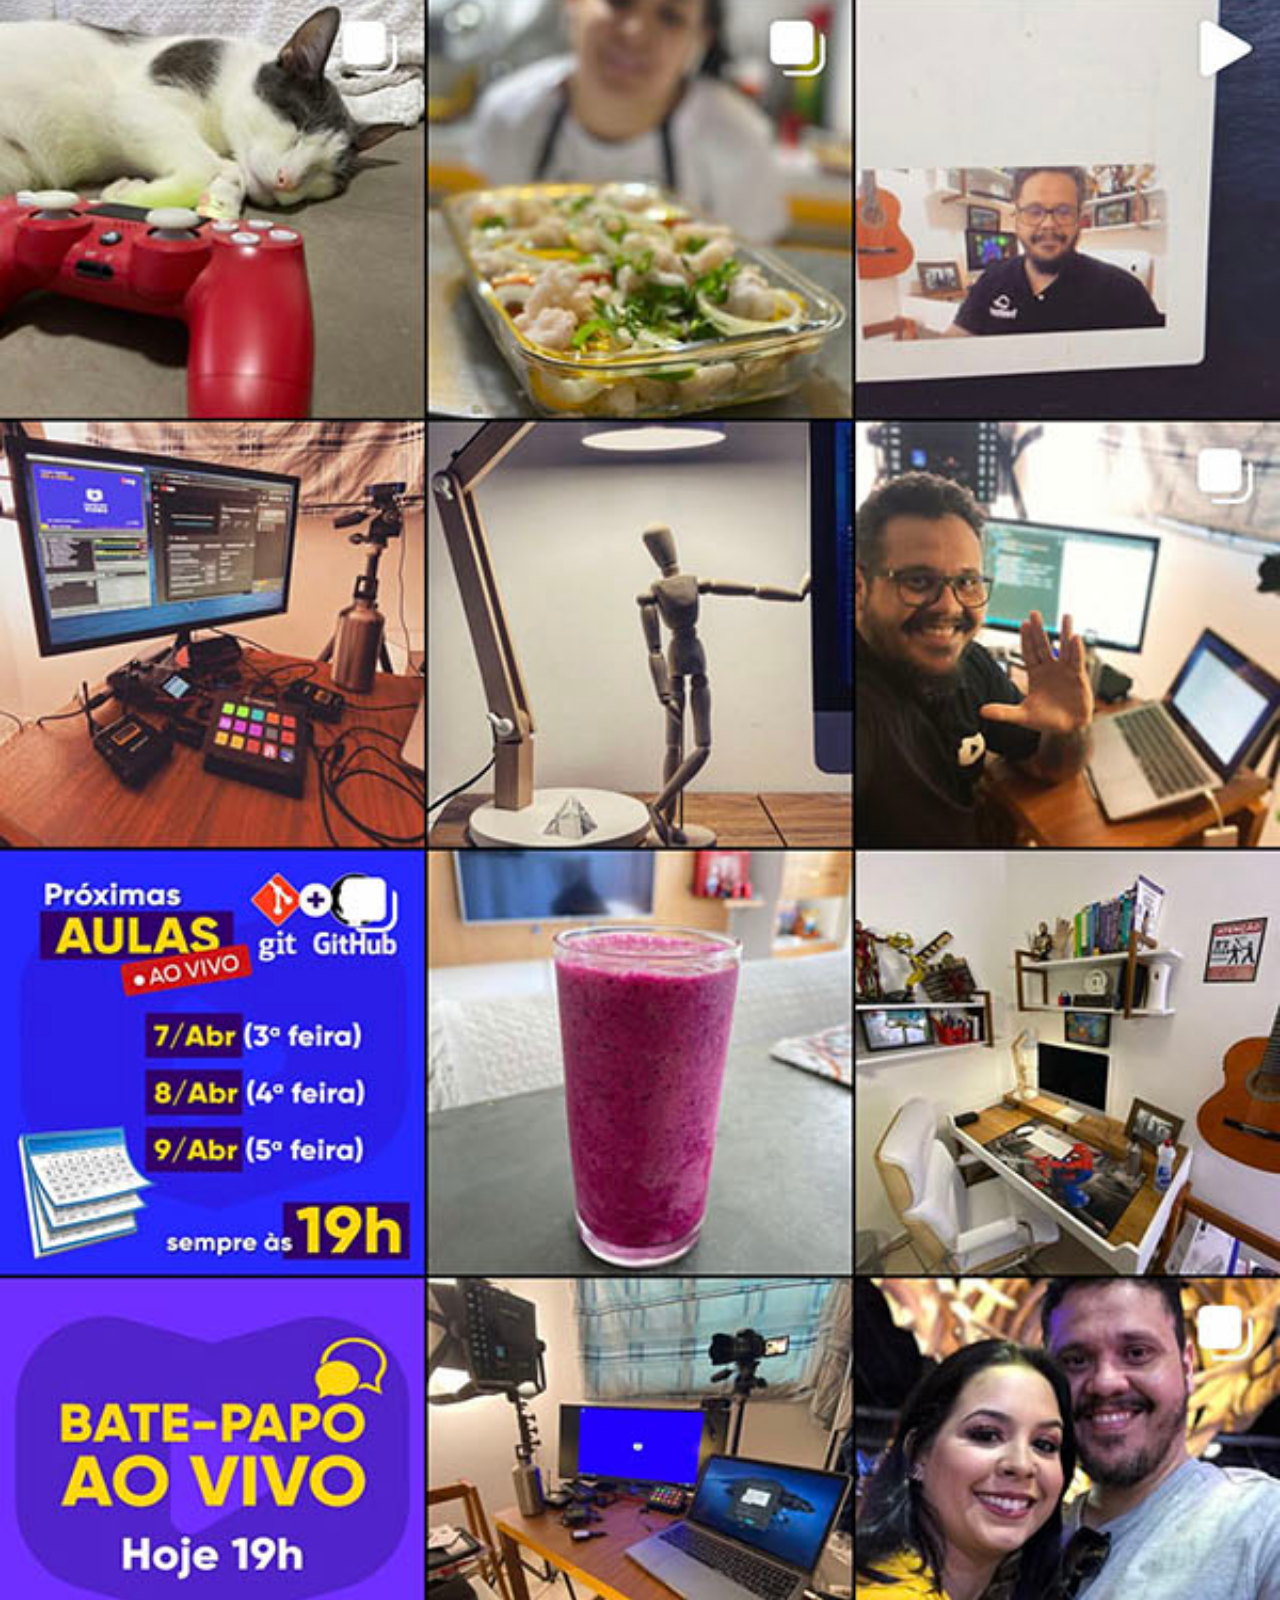
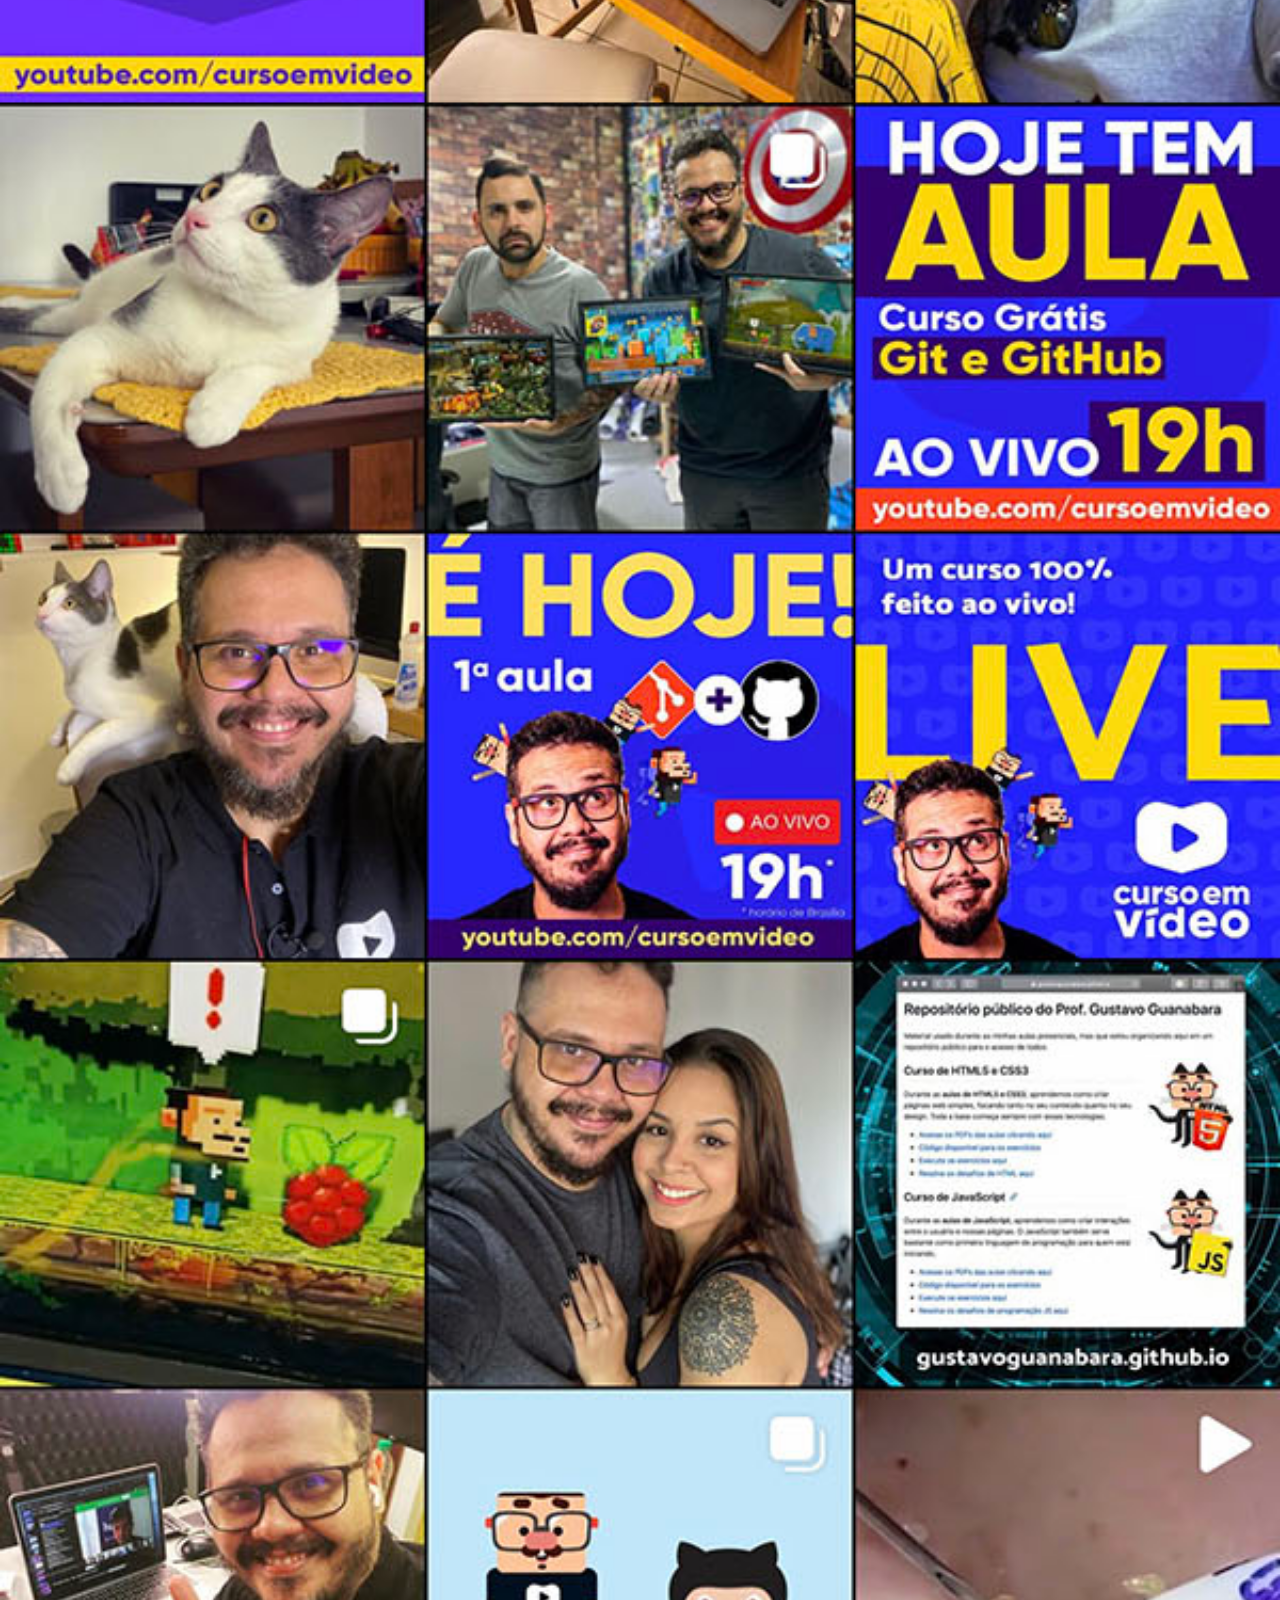
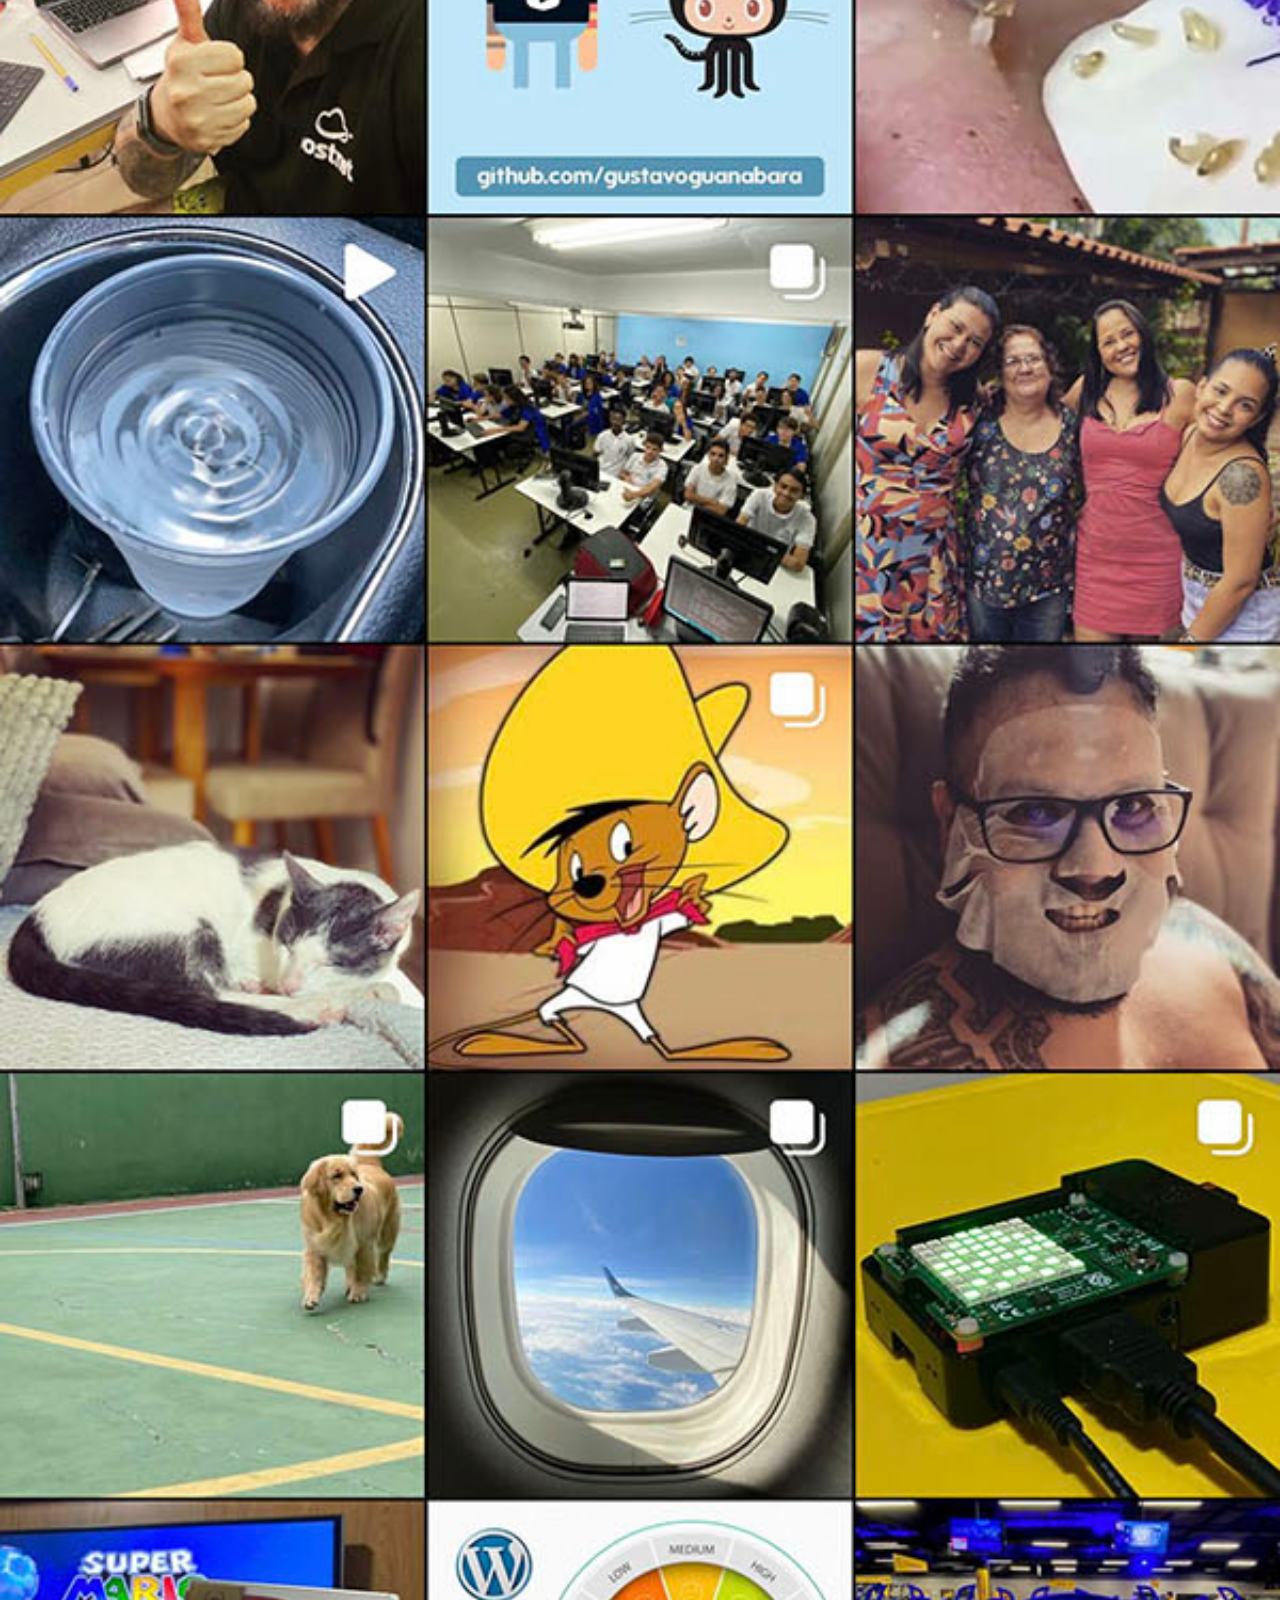
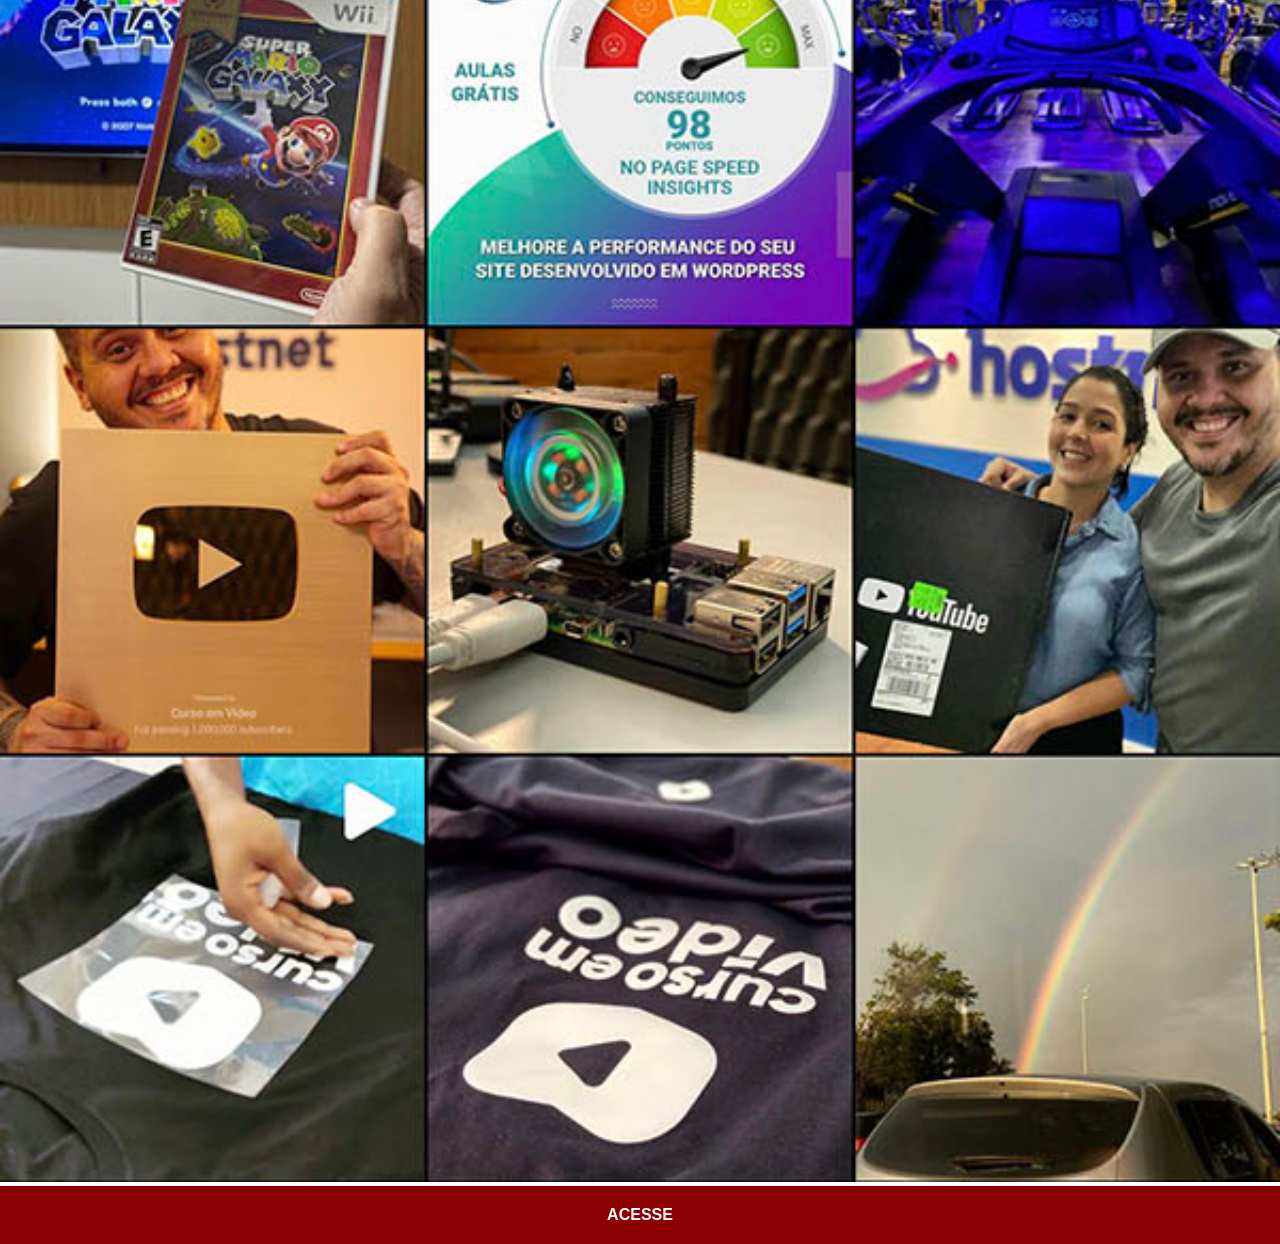
<file: instagram.html>
<!DOCTYPE html>
<html lang="pt-br">
<head>
    <meta charset="UTF-8">
    <meta name="viewport" content="width=device-width, initial-scale=1.0">
    <title>Instagram</title>
    <link rel="stylesheet" href="estilos/social.css">
</head>
<body>
    <img src="imagens/tela-instagram.jpg" alt="Instagram">
    <a href="https://www.instagram.com/gustavoguanabara" target="_blank">ACESSE</a>
</body>
</html>
</file>
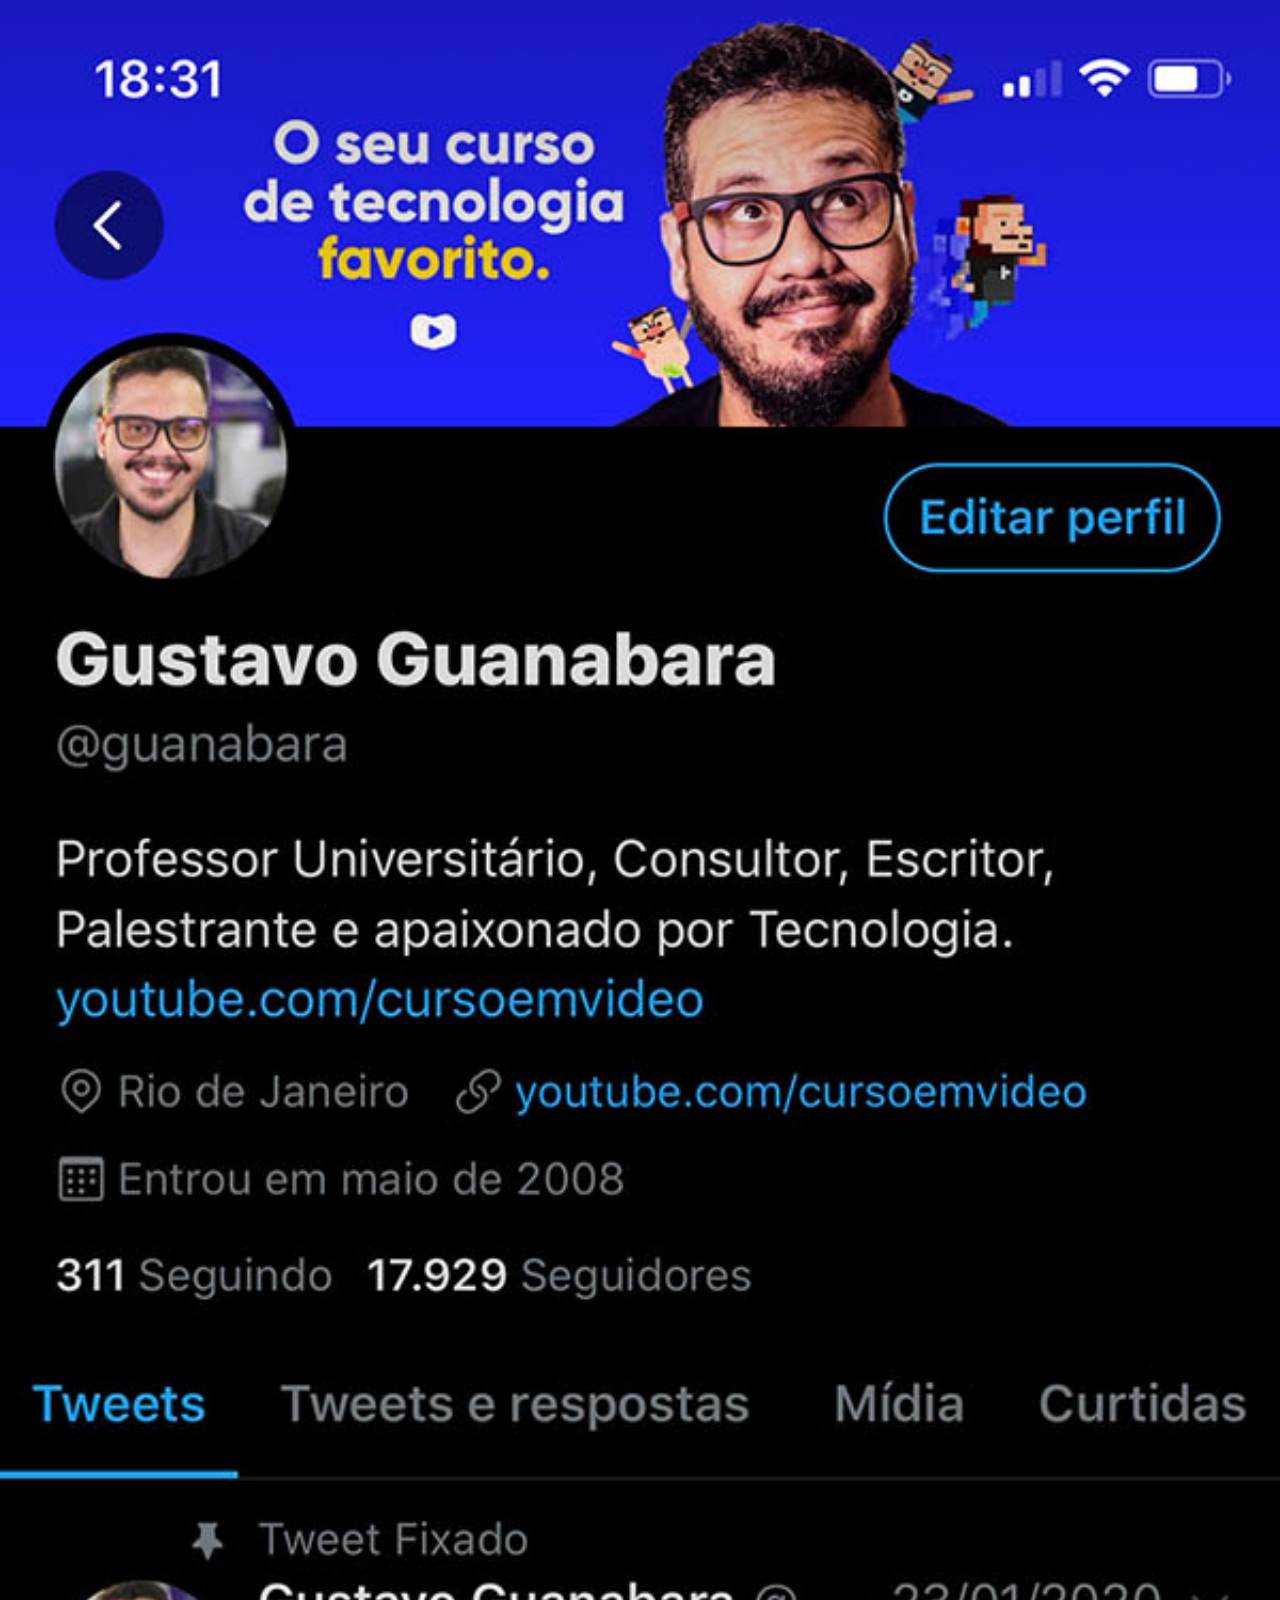
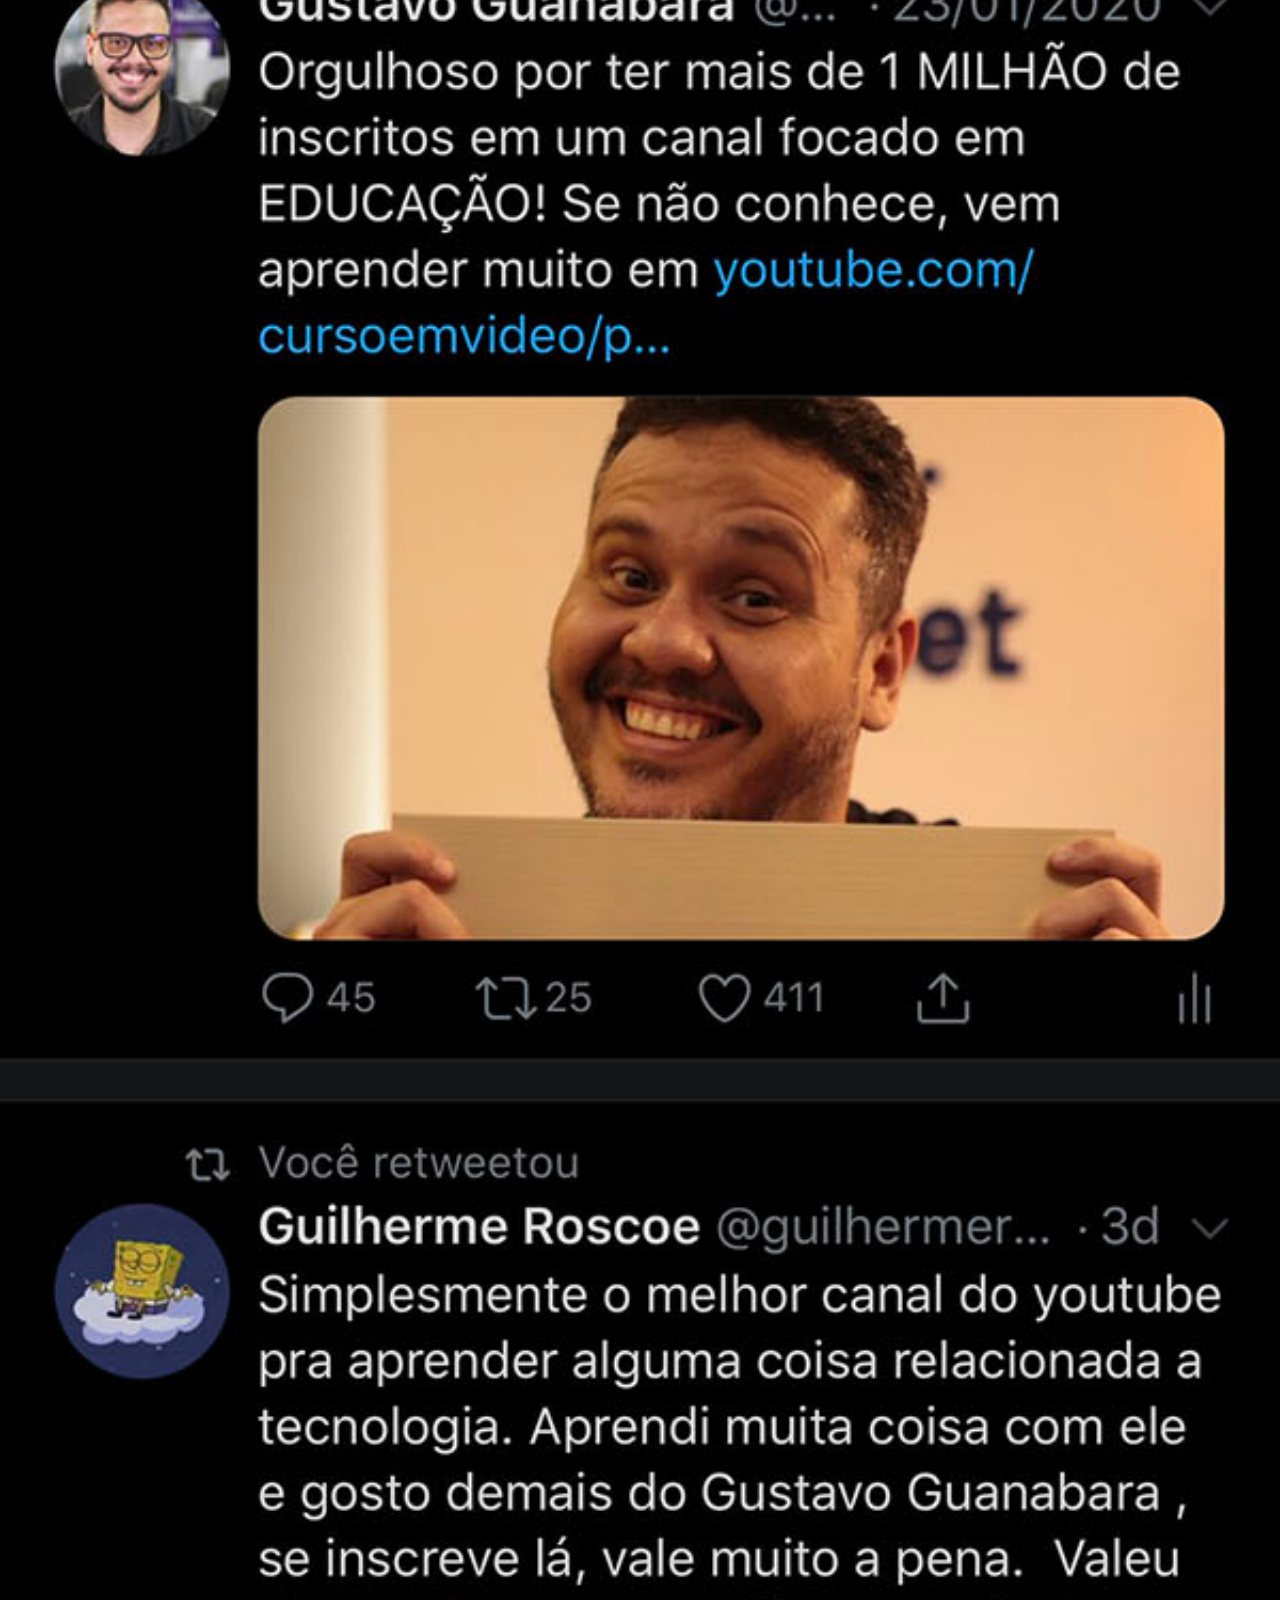
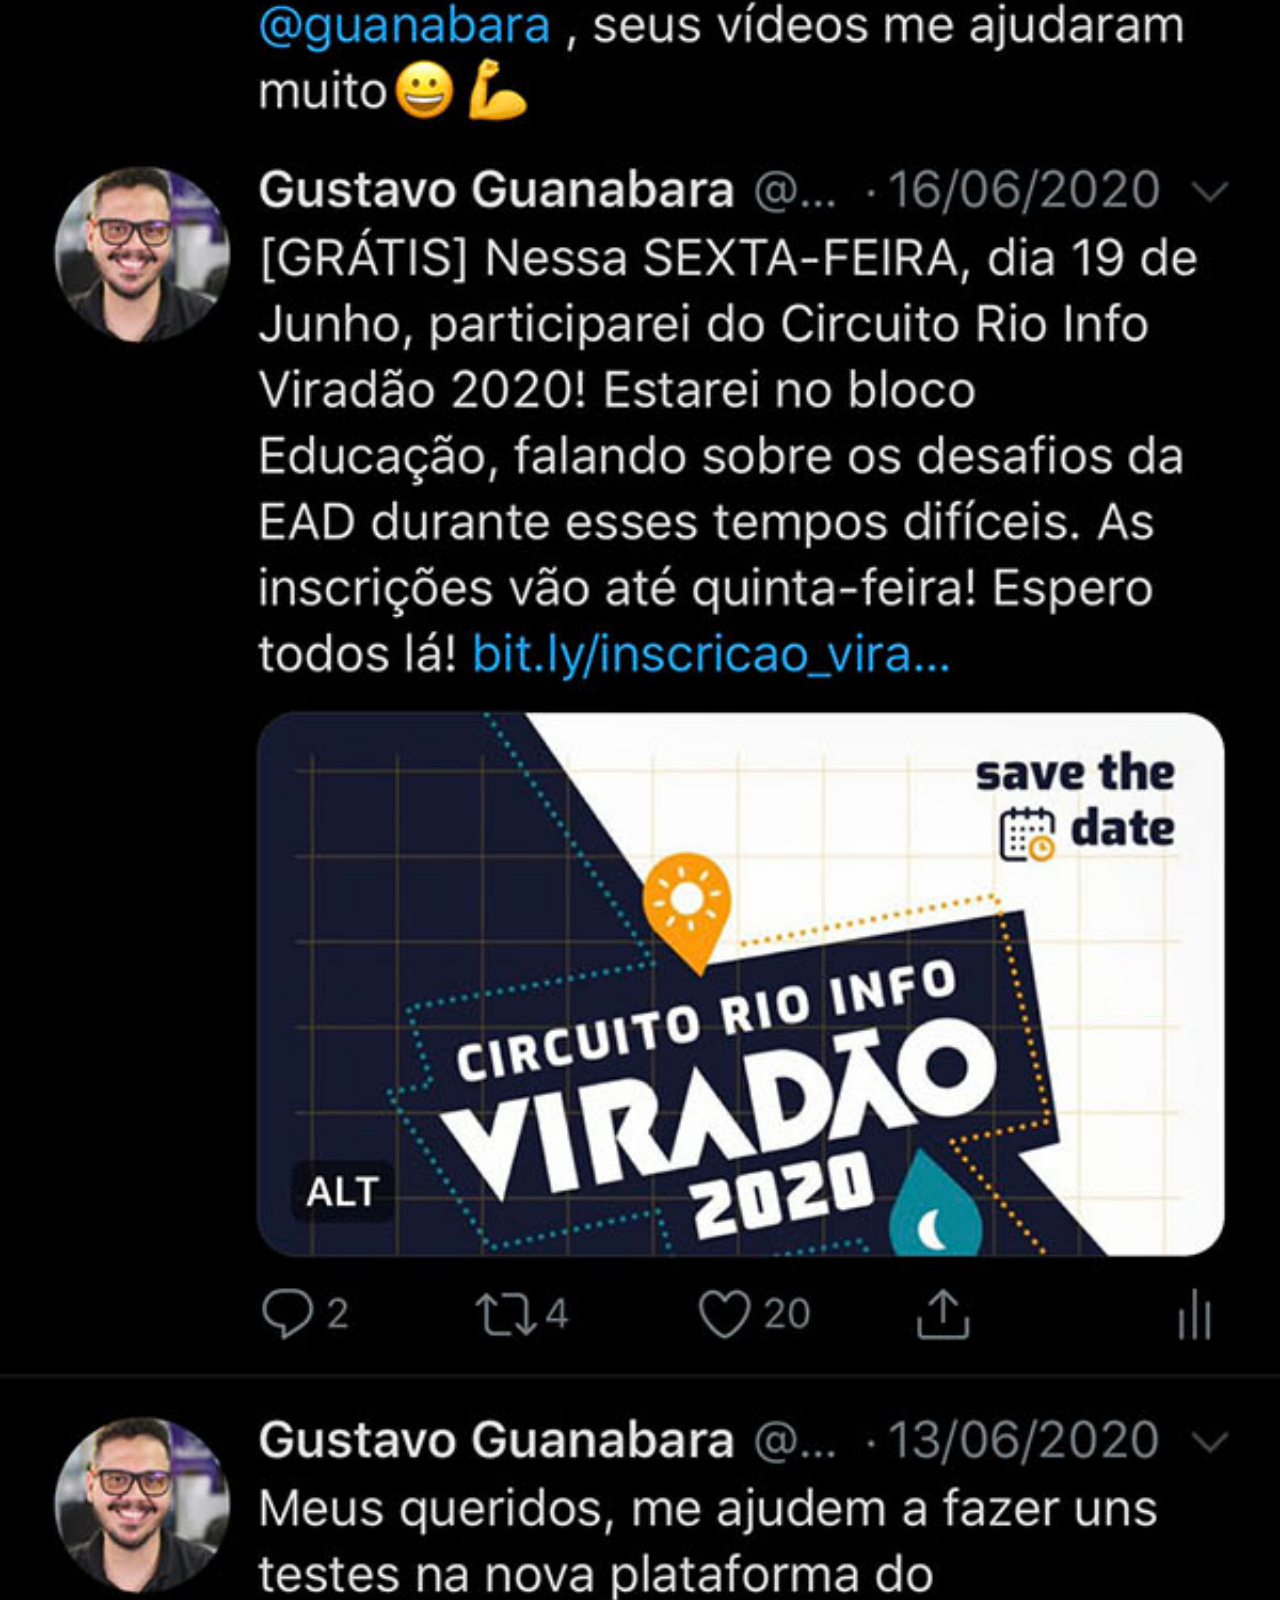
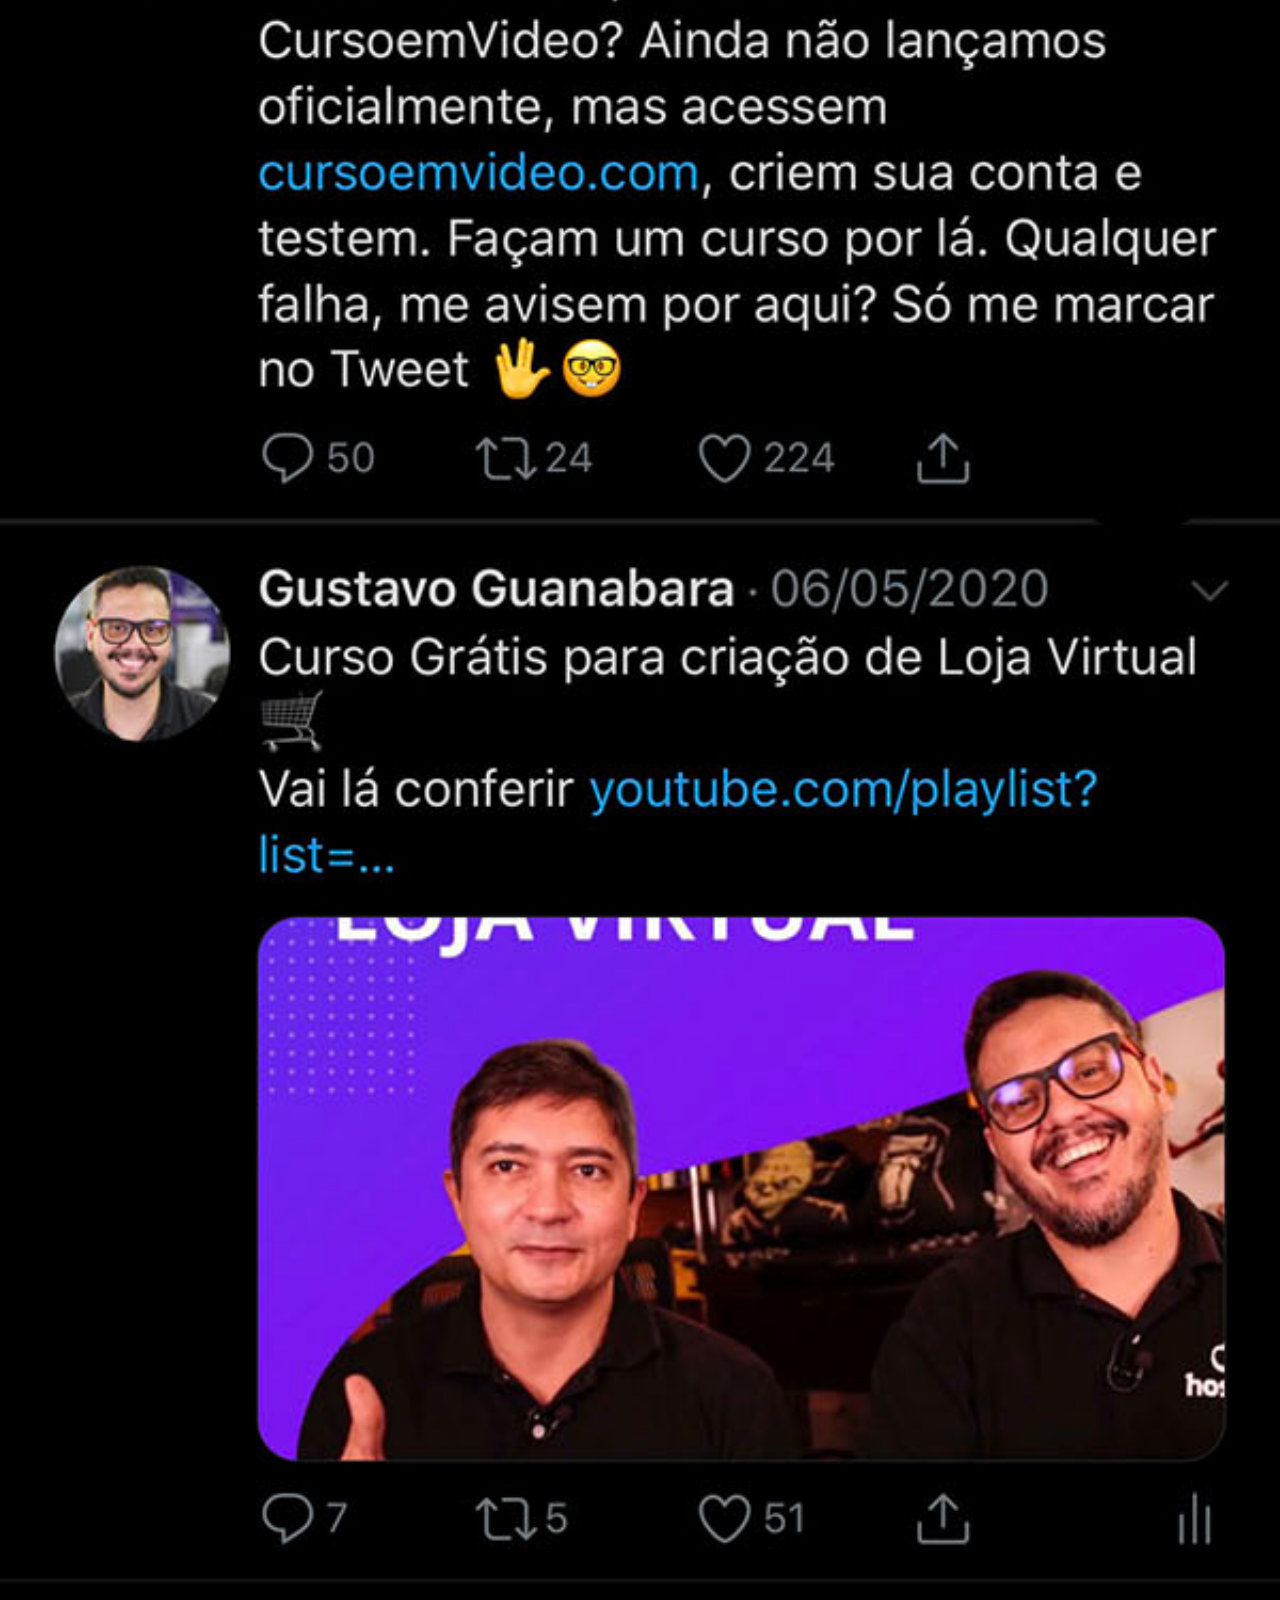
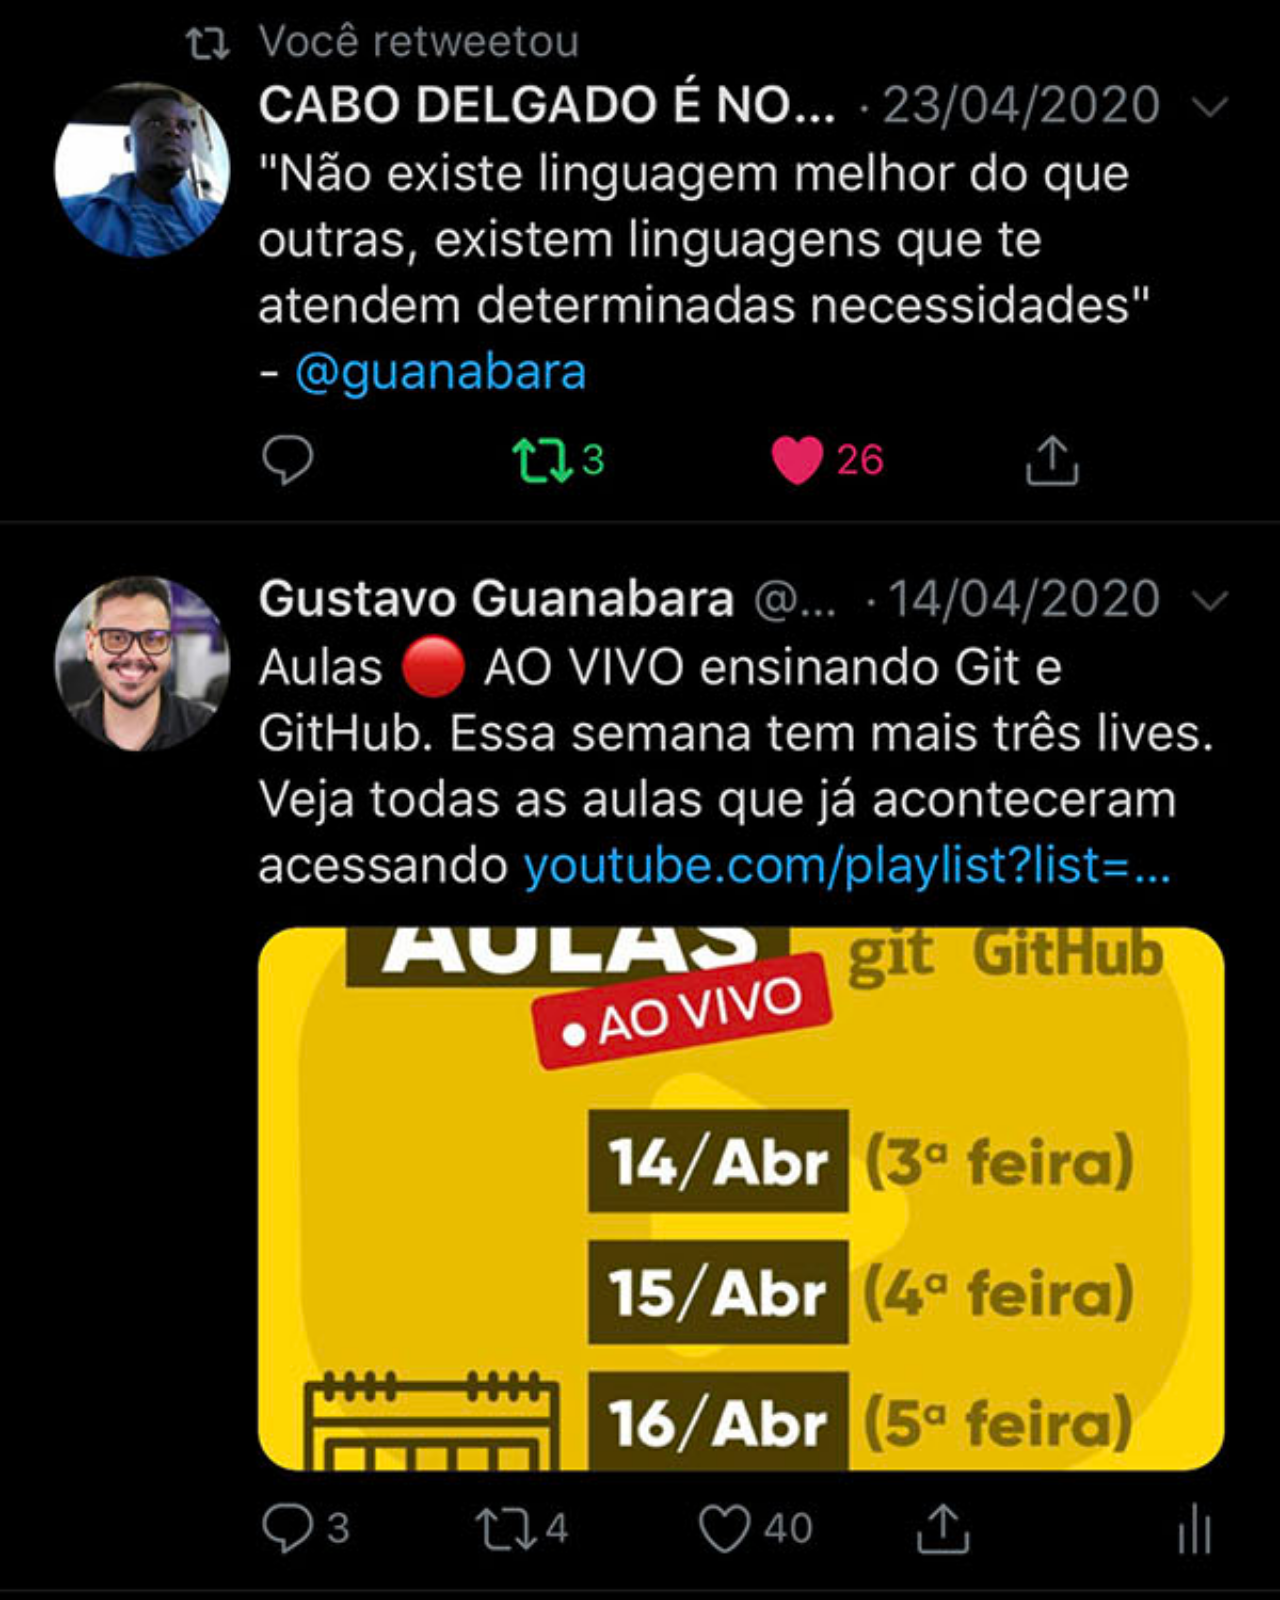
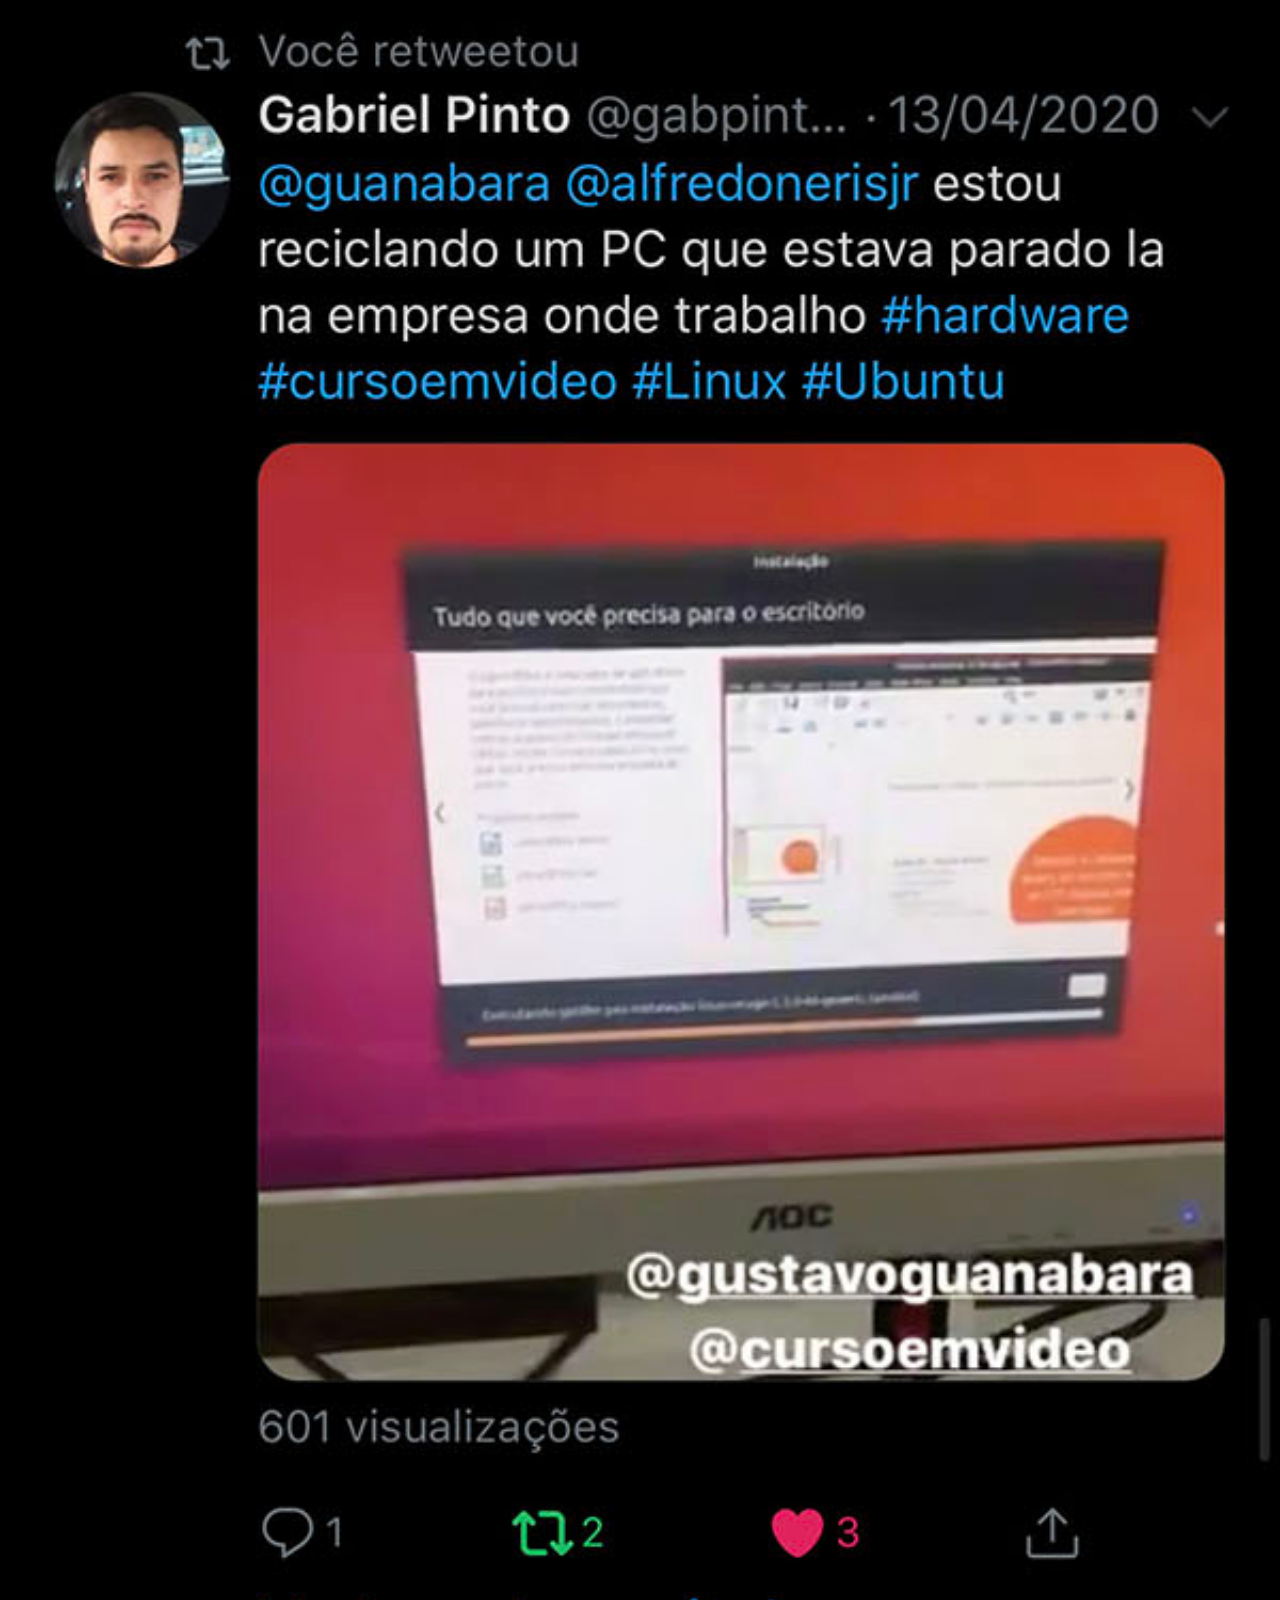
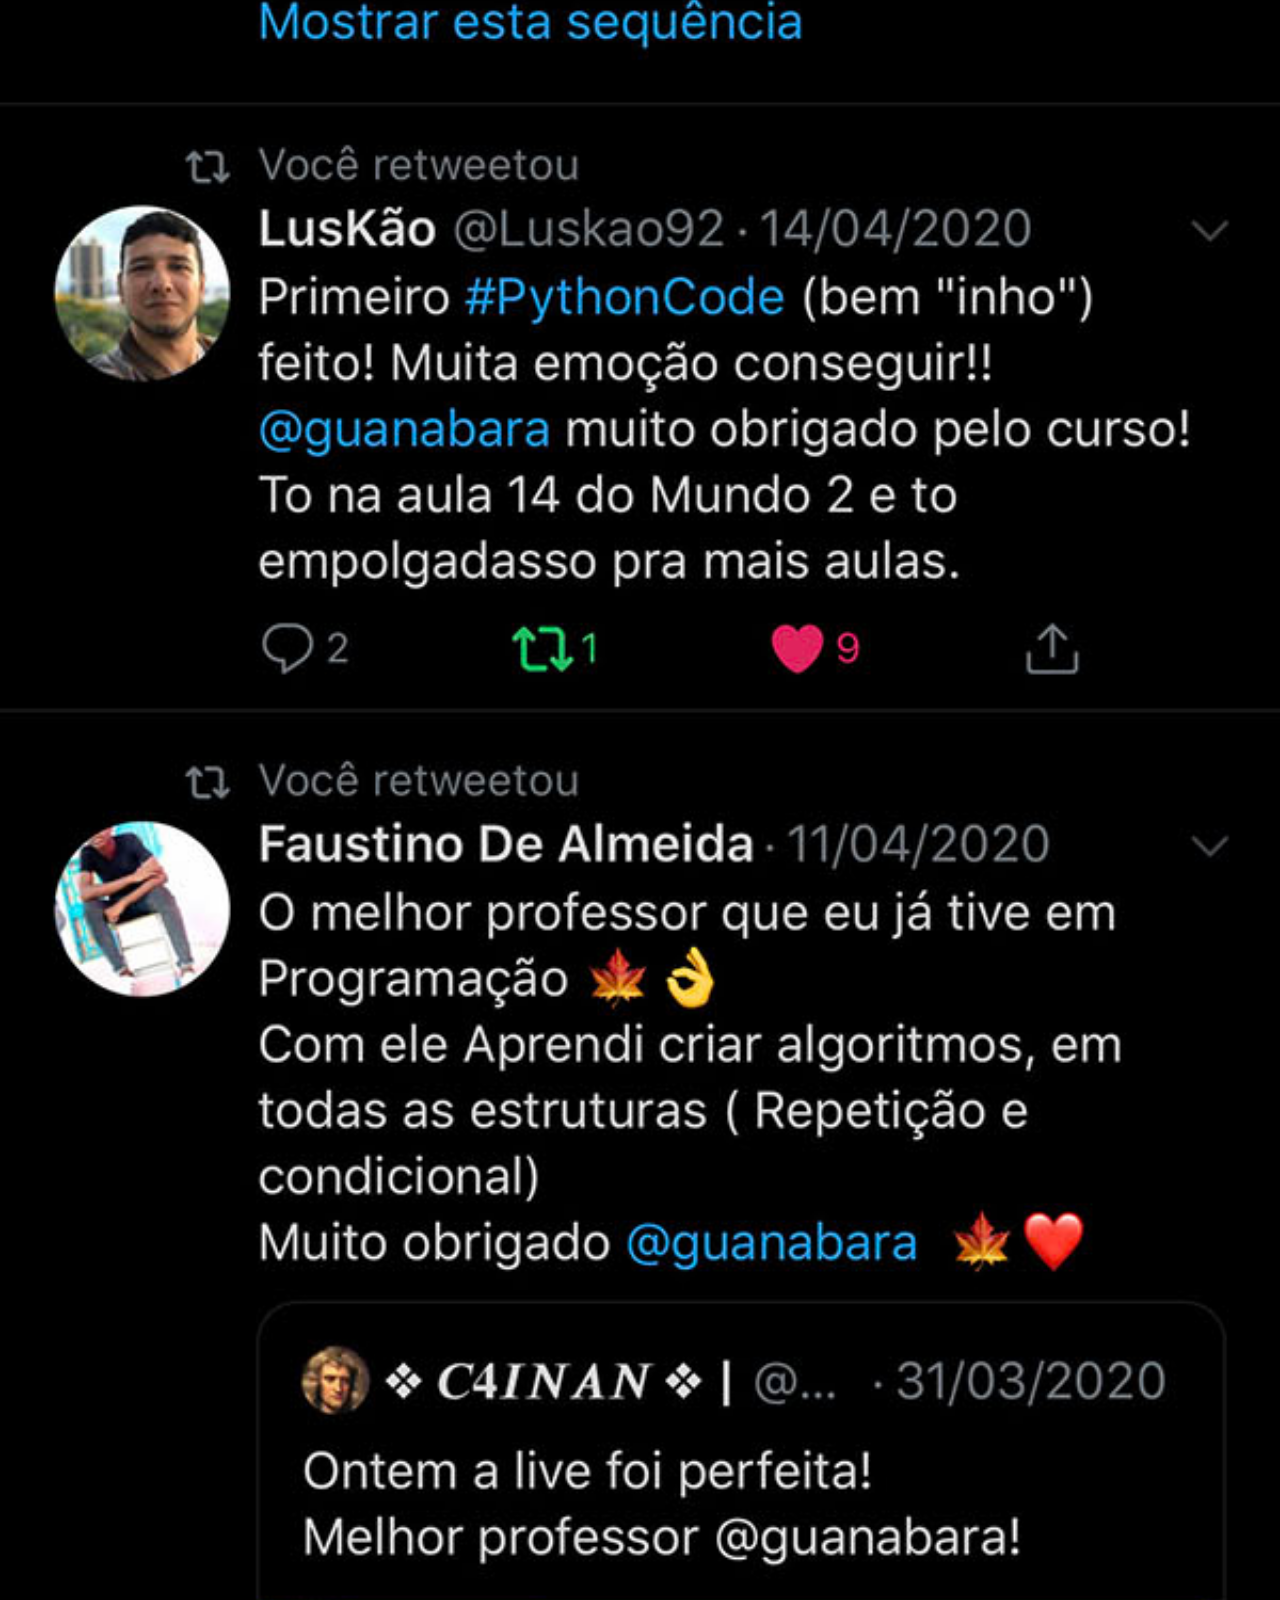
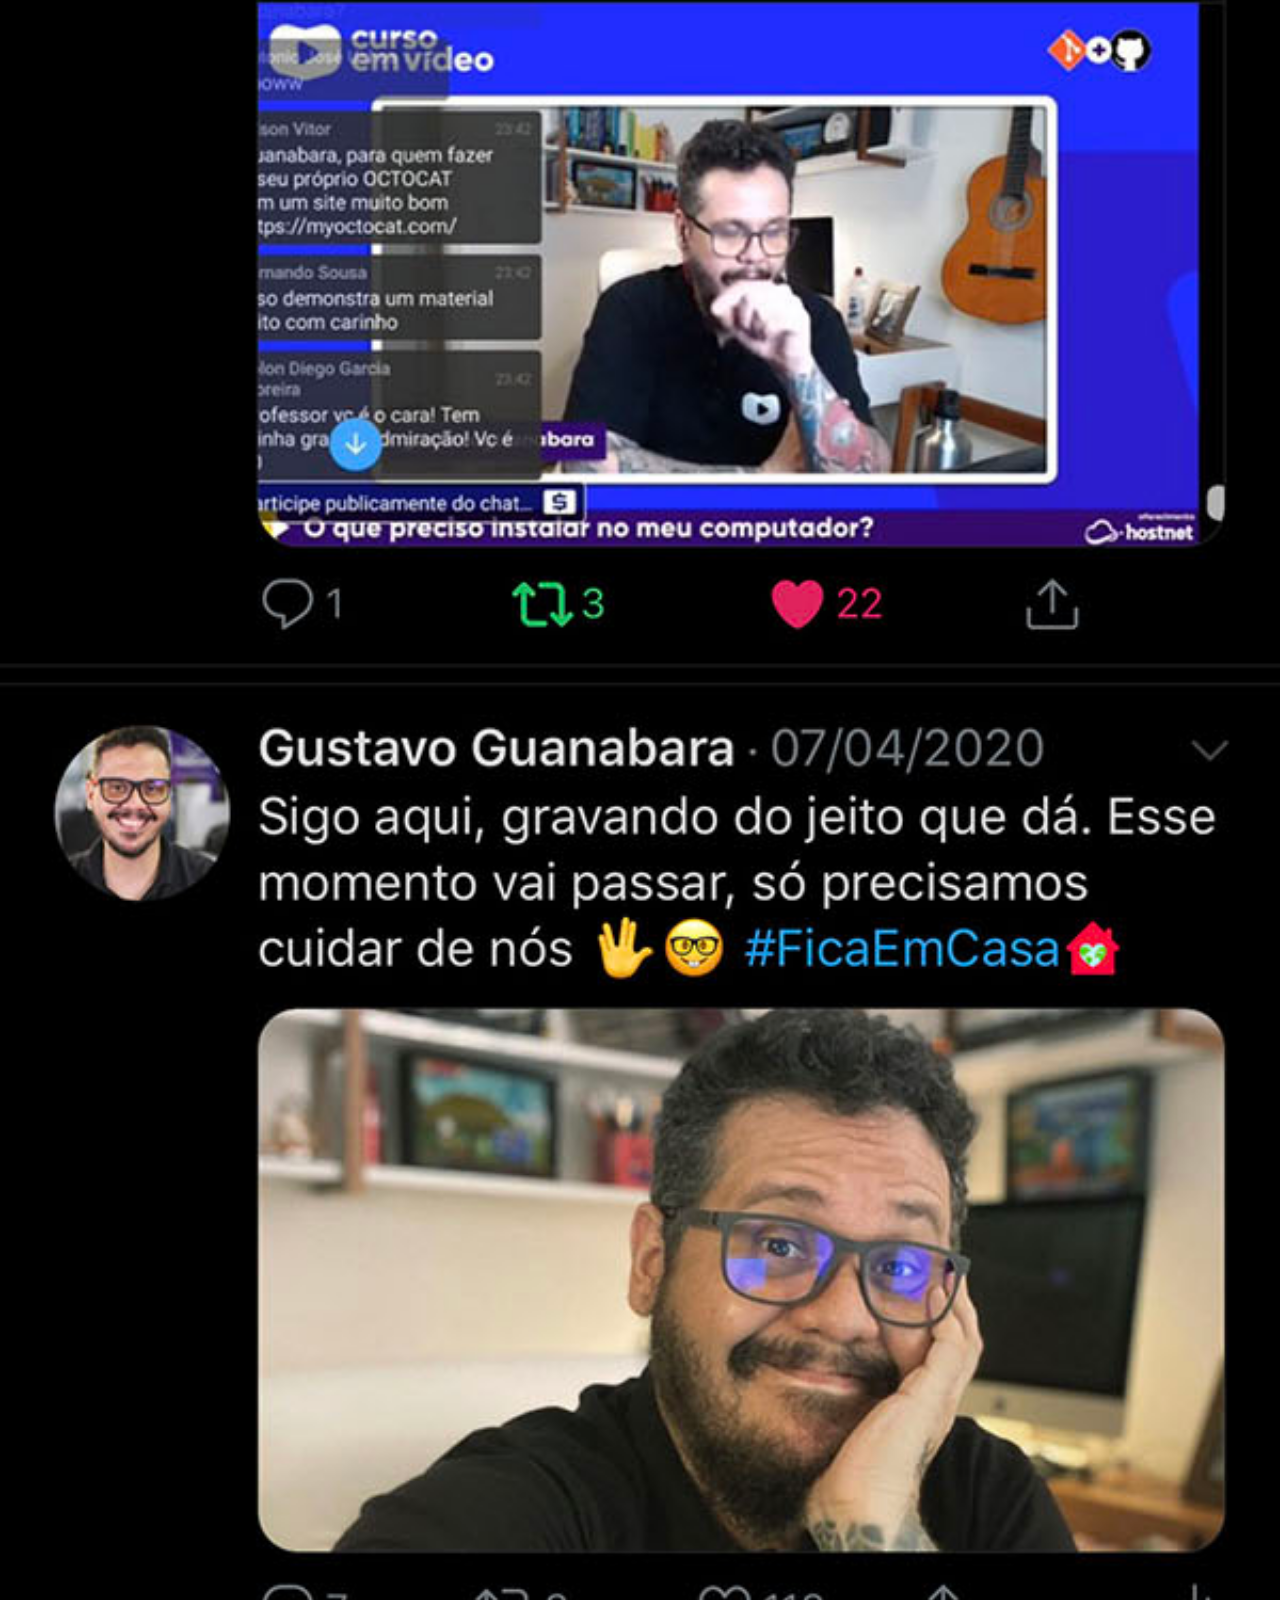
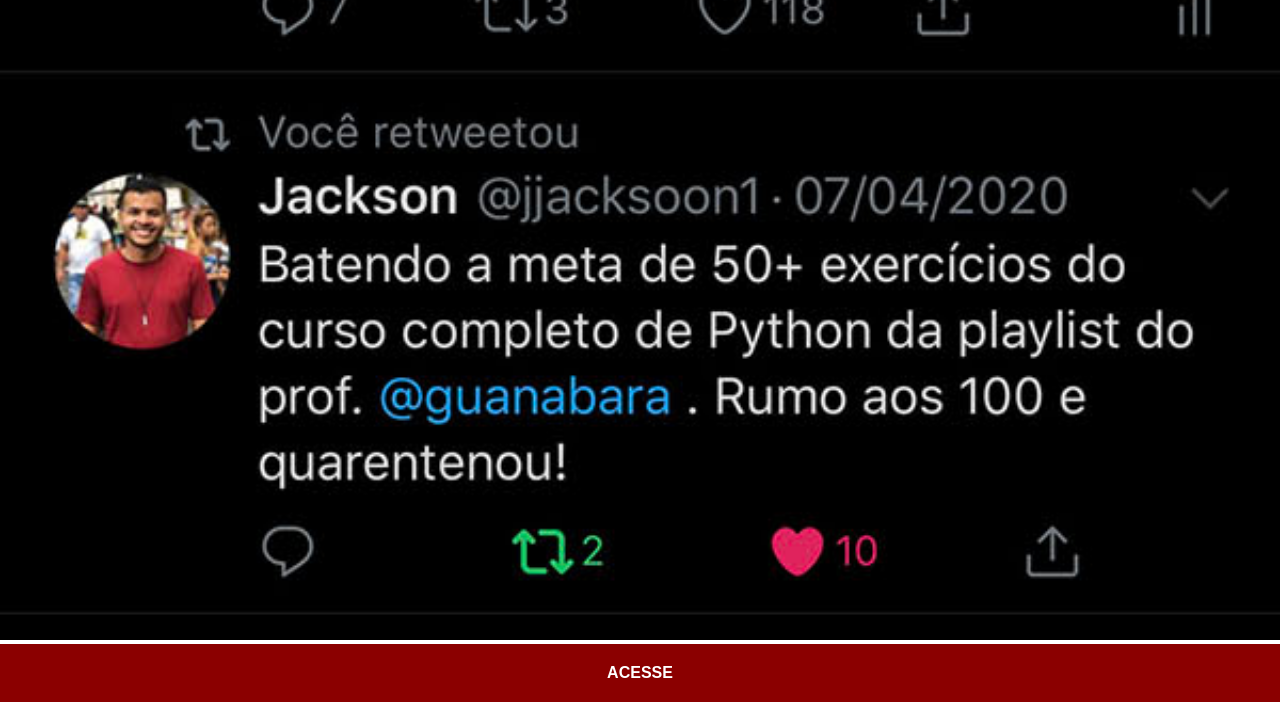
<file: twitter.html>
<!DOCTYPE html>
<html lang="pt-br">
<head>
    <meta charset="UTF-8">
    <meta name="viewport" content="width=device-width, initial-scale=1.0">
    <title>Twitter</title>
    <link rel="stylesheet" href="estilos/social.css">
</head>
<body>
    <img src="imagens/tela-twitter.jpg" alt="Twitter">
    <a href="https://twitter.com/gustavoguanabra" target="_blank">ACESSE</a>
</body>
</html>
</file>
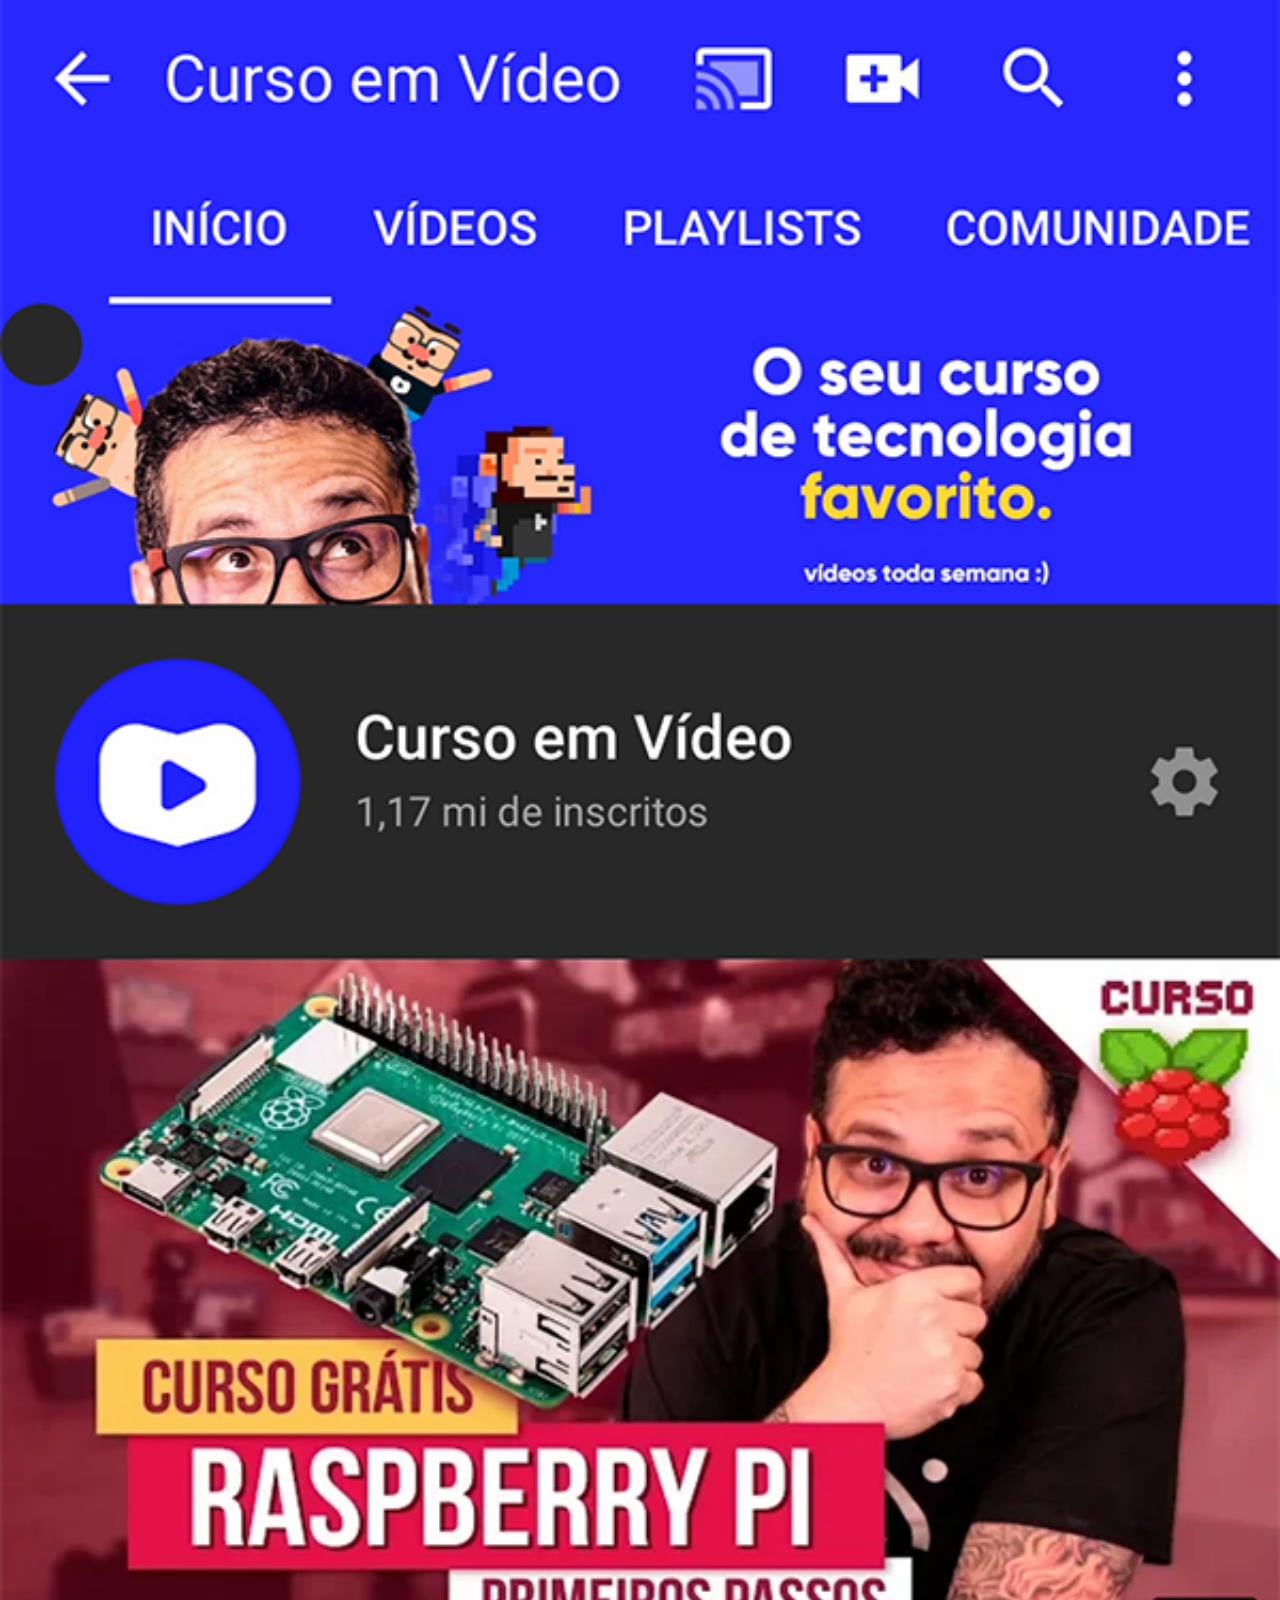
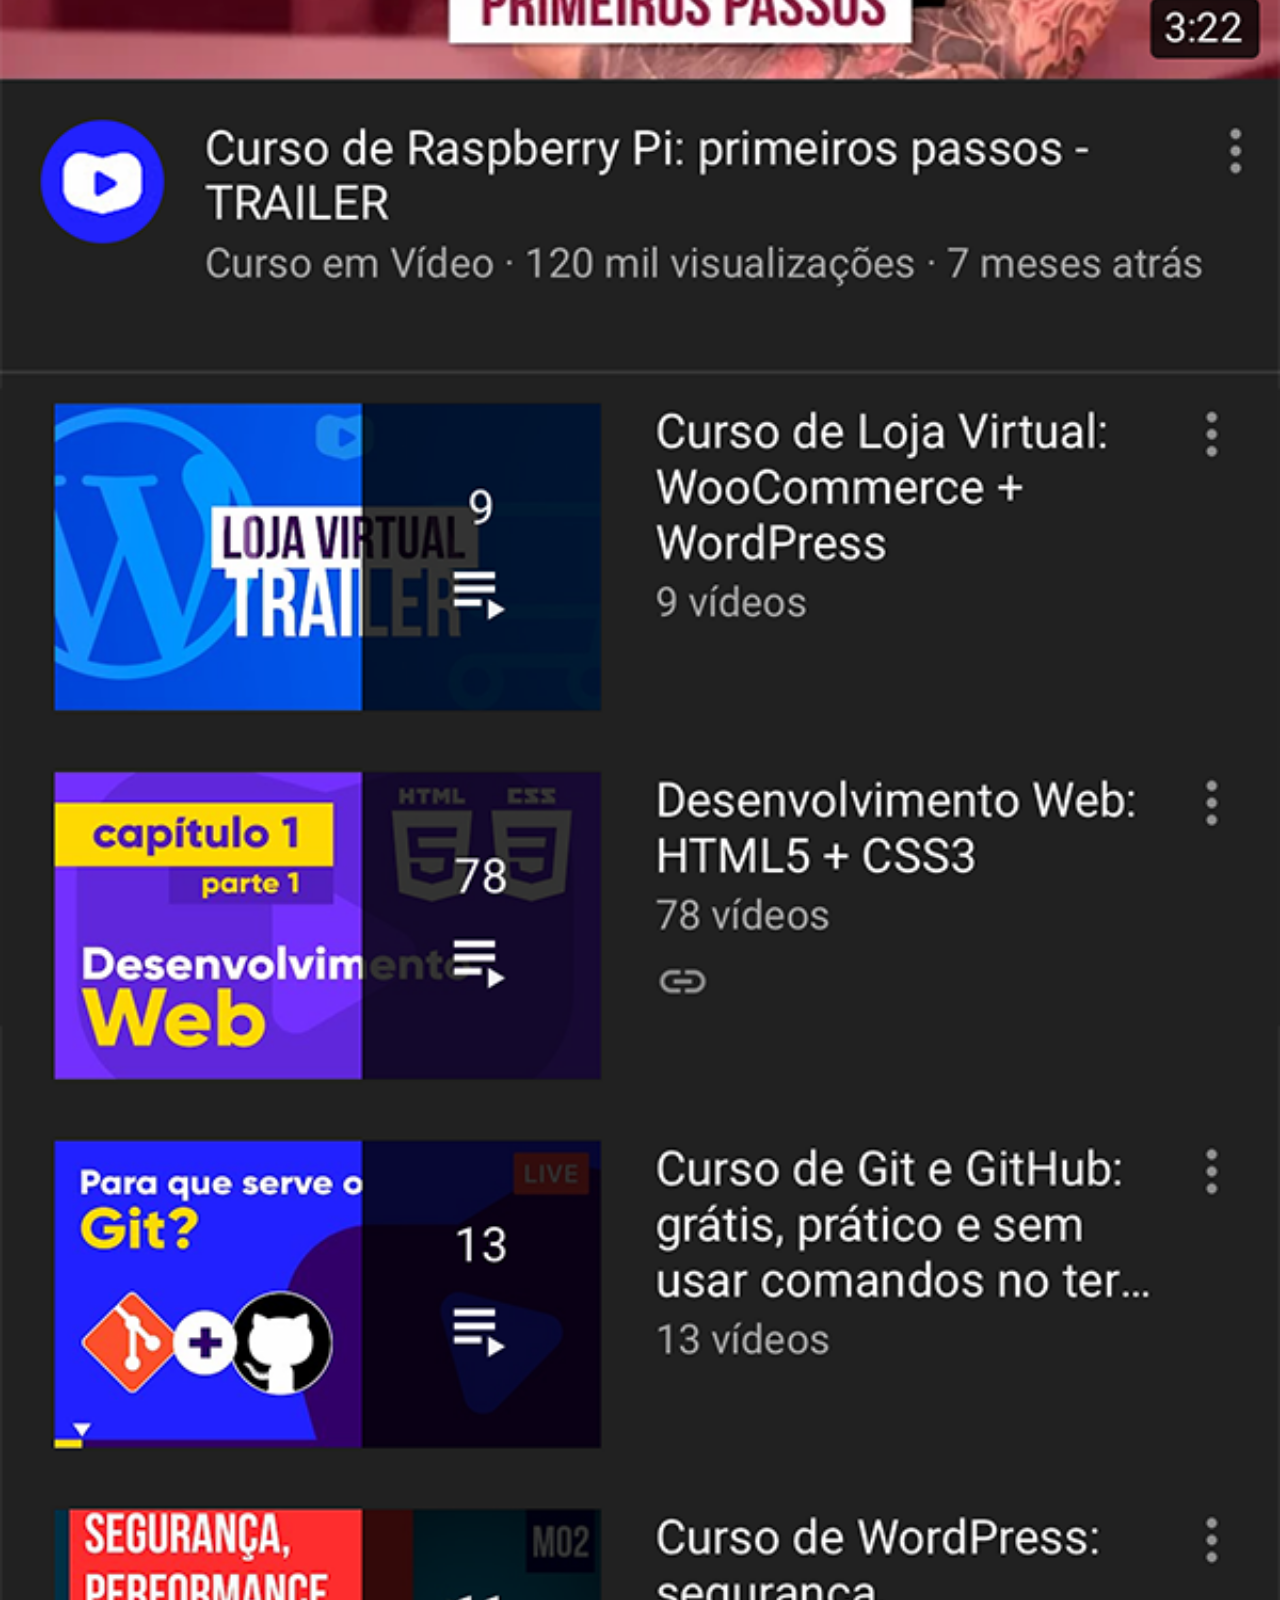
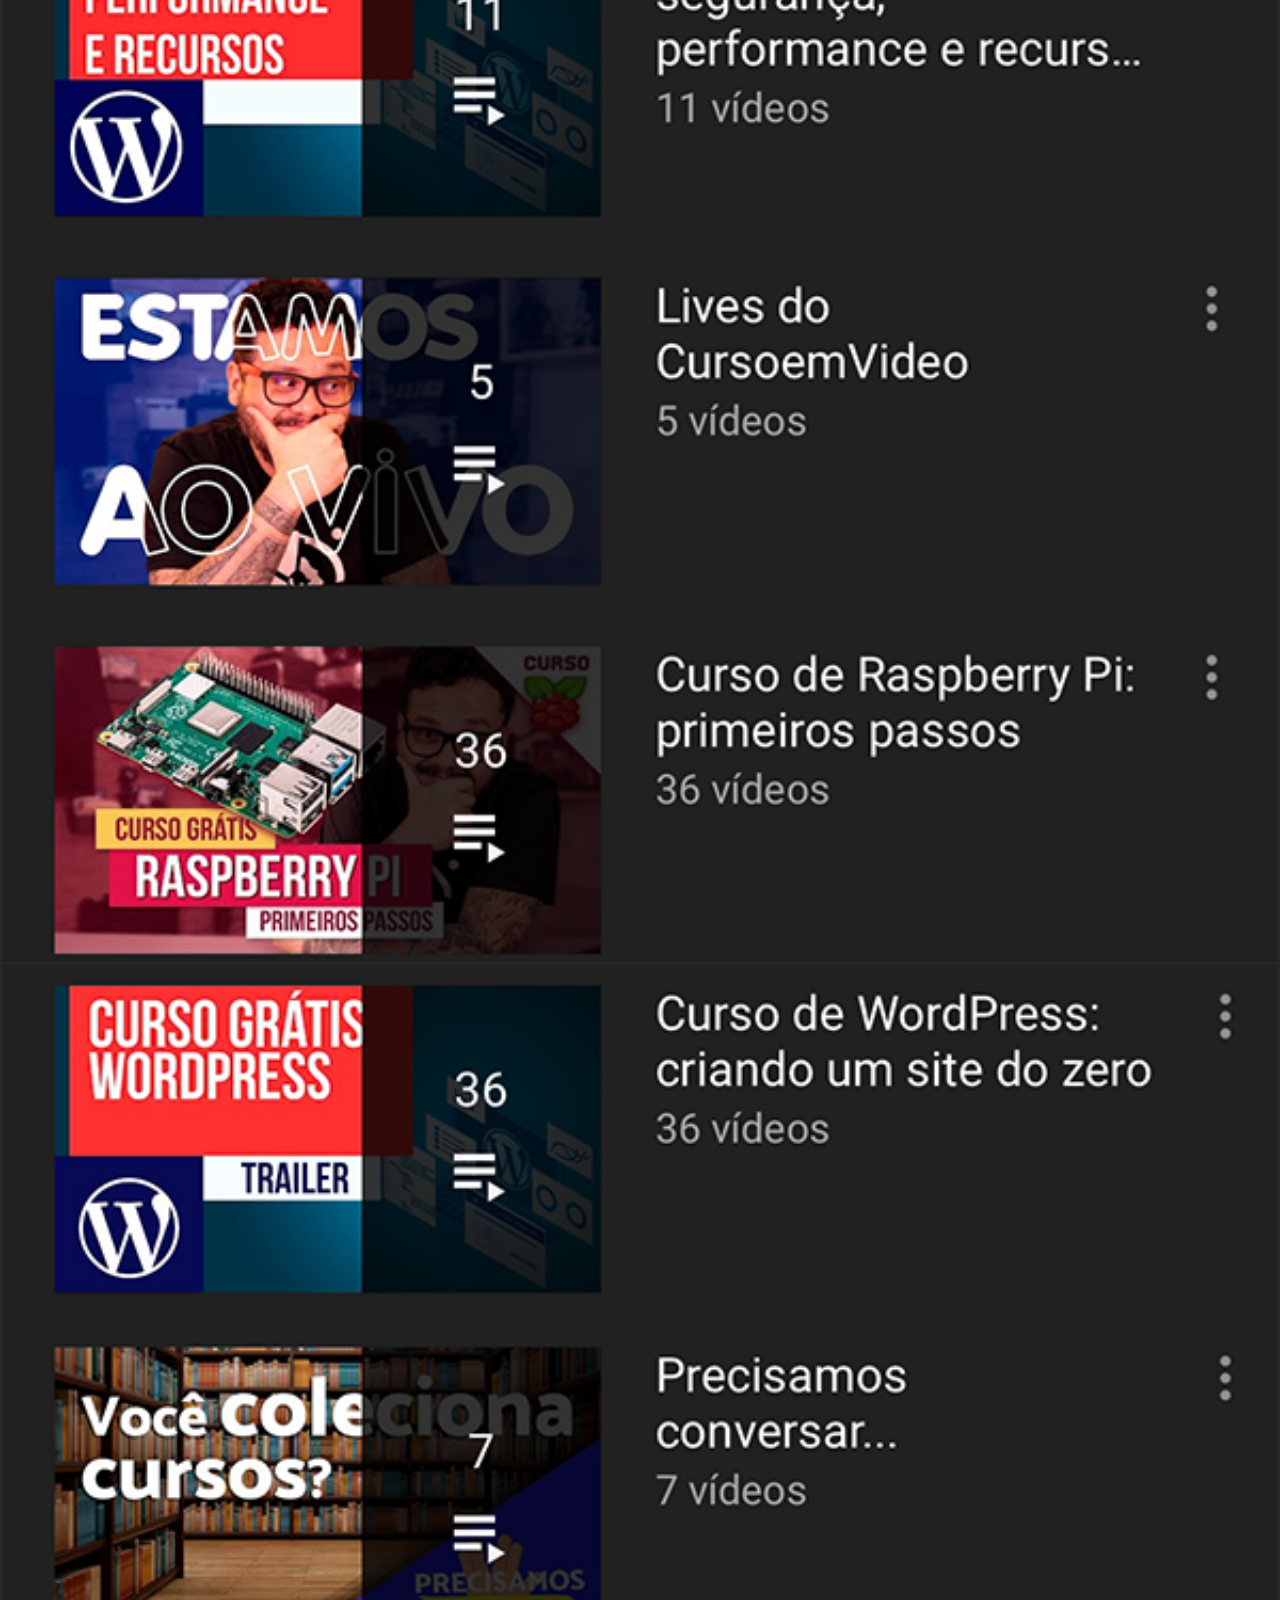
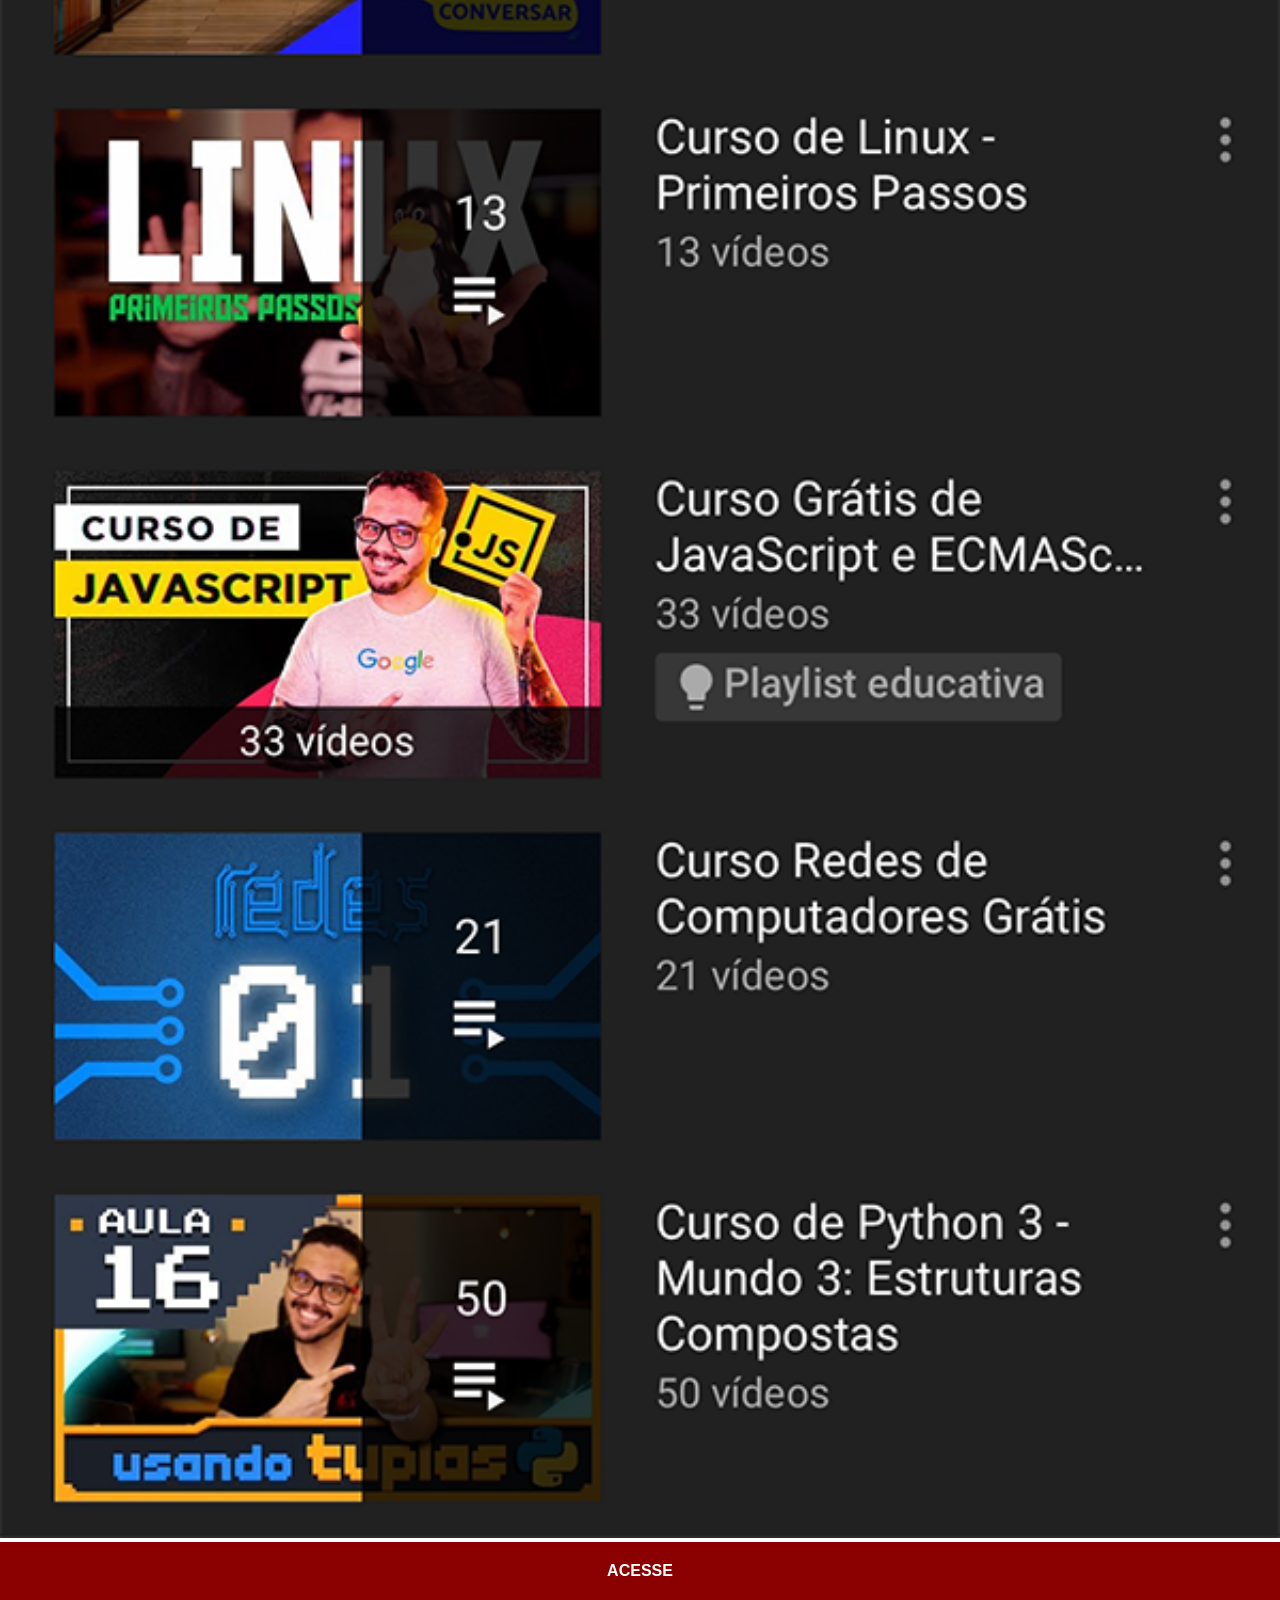
<file: youtube.html>
<!DOCTYPE html>
<html lang="pt-br">
<head>
    <meta charset="UTF-8">
    <meta name="viewport" content="width=device-width, initial-scale=1.0">
    <title>Youtube</title>
    <link rel="stylesheet" href="estilos/social.css">
</head>
<body>
    <img src="imagens/tela-youtube.png" alt="Youtube">
    <a href="https://www.youtube.com/@cursoemvideo" target="_blank">ACESSE</a>
</body>
</html>
</file>
<file: estilos/style.css>
@charset "UTF-8";
* {
    margin: 0px;
    padding: 0px;
    font-family: Arial, Helvetica, sans-serif;
}

html, body {
    height: 100vh;
    width: 100vw;
    background-color: black;
}

body {
    background: url('../imagens/fundo-madeira.jpg') no-repeat top center;
    background-size: cover;
    background-attachment: fixed;
}

main {
    position: relative;
    height: 100vh;
    
}

section#telefone {
    /*Para deixar o container centralizado*/
    position: absolute;
    top: 50%;
    left: 50%;
    transform: translate(-50%, -50%);


    height: 627px;
    width: 311px;
    background: url('../imagens/frame-iphone.png') no-repeat;
}

iframe#tela {
    position: relative;
    top: 80px;
    left: 22px;
    width: 267px;
    height: 472px;
}

section#redes-sociais {
    text-align: right;
}

section#redes-sociais img {
    width: 50px;
    margin: 10px;
    border-radius: 50%;
    box-shadow: 2px 2px 5px rgba(0, 0, 0, 0.423);
    box-sizing: border-box;
}

section#redes-sociais img:hover {
    border: 2px solid rgba(255, 255, 255, 0.482);
    transform: translate(-3px, -3px);
    box-shadow: 5px 5px 10px rgba(0, 0, 0, 0.66);
    transition: transform .5s, border .5s;

}
</file>
<file: estilos/social.css>
@charset "UTF-8";


        * {
            margin: 0px;
            padding: 0px;
            font-family: Arial, Helvetica, sans-serif;
        }

        ::-webkit-scrollbar {
            width: 0;
            height: 0;
        }

        img {
            width: 100vw;
        }

        a {
            display: block;
            background-color: darkred;
            color: white;
            padding: 20px;
            text-align: center;
            font-weight: bolder;
            text-decoration: none;
        }

        a:hover {
            background-color: red;
        }
</file>
